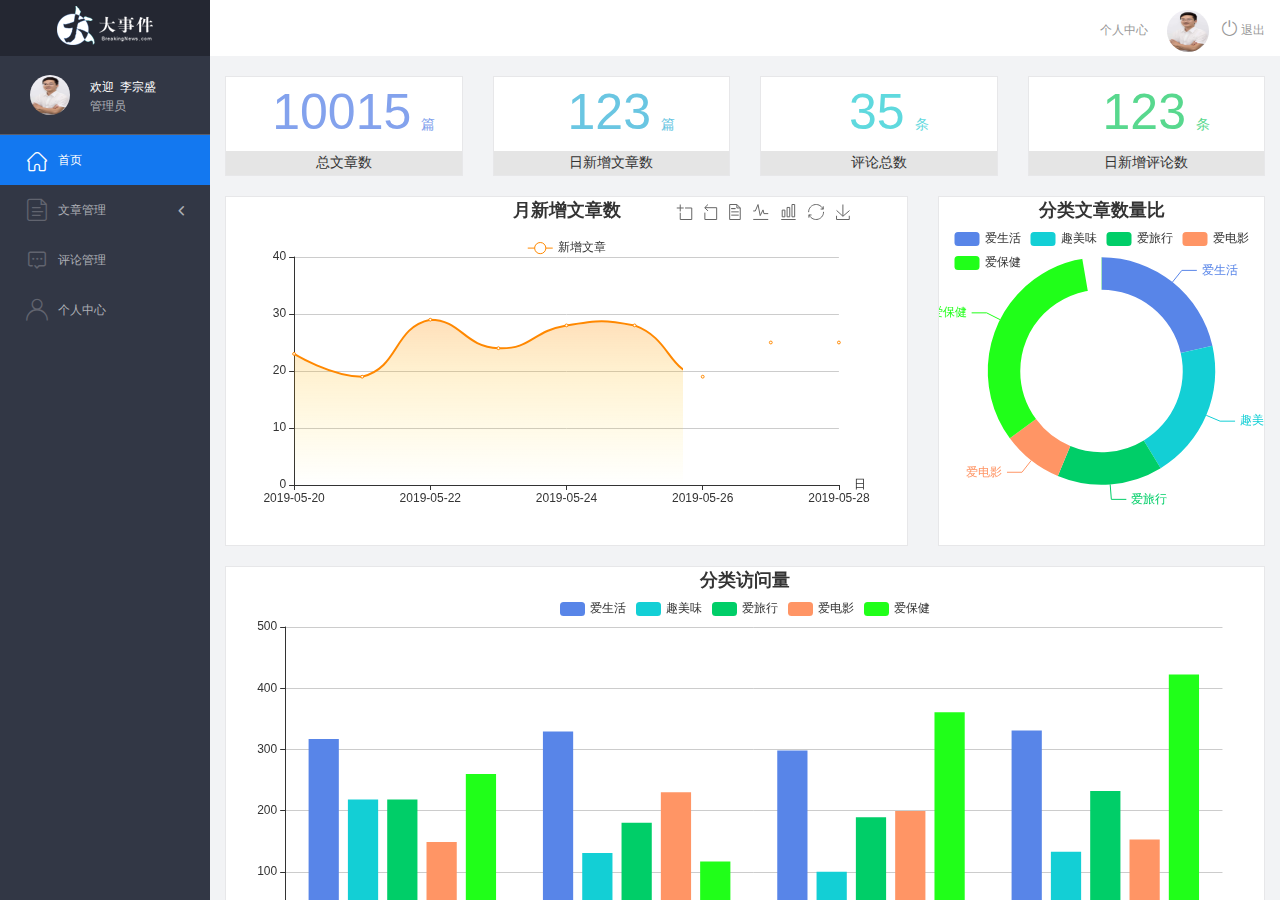
<file: index.html>
<!DOCTYPE html>
<html lang="en">

<head>
    <meta charset="UTF-8">
    <meta name="viewport" content="width=device-width, initial-scale=1.0">
    <meta http-equiv="X-UA-Compatible" content="ie=edge">
    <title>大事件-后台首页</title>
    <link rel="stylesheet" href="./libs/bootstrap/css/bootstrap.min.css">
    <link rel="stylesheet" href="css/reset.css">
    <link rel="stylesheet" href="css/iconfont.css">
    <link rel="stylesheet" href="css/main.css">
    <script src="./libs/jquery-1.12.4.min.js"></script>
    <!-- 导入bootstrap的js文件 -->
    <script src="./libs/bootstrap/js/bootstrap.min.js"></script>
</head>

<body>
    <div class="sider">
        <a href="#" class="logo"><img src="images/logo02.png" alt="logo"></a>
        <div class="user_info">
            <img src="images/2.jpg" alt="person">
            <span>欢迎&nbsp;&nbsp;李宗盛</span>
            <b>管理员</b>
        </div>
        <!-- 左侧导航栏 -->
        <div class="menu">
            <div class="level01 active"><a href="./main_count.html" target="my_frame"><i
                        class="iconfont icon-yidiandiantubiao04"></i><span>首页</span></a></div>
            <div class="level01"><a href="#"><i class="iconfont icon-icon-article"></i><span>文章管理</span><b
                        class="iconfont icon-arrowdownl"></b></a></div>
            <ul class="level02">
                <li><a href="./article_list.html" target="my_frame"><i class="iconfont icon-previewright"></i><span>文章列表</span></a></li>
                <li><a href="./article_release.html" target="my_frame"><i class="iconfont icon-previewright"></i><span>发表文章</span></a></li>
                <li><a href="./article_category.html" target="my_frame"><i class="iconfont icon-previewright"></i><span>文章类别管理</span></a>
                </li>
            </ul>

            <div class="level01"><a href="./comment_list.html" target="my_frame"><i
                        class="iconfont icon-comment"></i><span>评论管理</span></a></div>
            <div class="level01" id="user"><a href="./user.html" target="my_frame"><i
                        class="iconfont icon-user"></i><span>个人中心</span></a></div>
        </div>
        <!-- 顶部栏 -->
        <div class="header_bar">
            <div class="user_center_link">
                <a href="./user.html" target="my_frame">个人中心</a>
                <img src="images/2.jpg" alt="person">
                <a href="javascript:void(0)" class="logout"><i class="iconfont icon-tuichu"></i> 退出</a>
            </div>
        </div>
        <!-- 右侧主体内容 -->
        <div class="main" id="main_body">
            <iframe src="./main_count.html" name="my_frame" frameborder="0" style="width: 100%;height: 100%;"></iframe>
        </div>
    </div>

    <script src="./libs/http.js"></script>
    <script>
        //入口函数
        $(function(){
            //1.页面一加载：ajax请求个人信息
            $.ajax({
                url:BigNew.user_info,
                type:'get',
                dataType:'json',
                success: function(backData){
                    console.log(backData);
                    //响应之后渲染页面
                    $('.user_info>img').attr('src',backData.data.userPic);
                    $('.user_info>span').text(backData.data.nickname);
                    $('.user_center_link>img').attr('src',backData.data.userPic);
                }
            });
                
            // //原生ajax实现请求头发送token
            // //(1).实例化ajax对象
            // var xhr = new XMLHttpRequest();

            // //(2).设置请求方法和地址
            // //get请求的数据直接添加在url的后面 格式是 url?key=value
            // xhr.open('get', 'http://localhost:8080/api/v1/admin/user/info');

            // //设置token请求头
            // xhr.setRequestHeader('Authorization',localStorage.getItem('token'));

            // //(3).发送请求
            // xhr.send();
            // //(4).注册回调函数
            // xhr.onload = function() {
            //     console.log(xhr.responseText)
            // };


            /* 2.侧边栏点击效果 */

            //2.1 一级菜单点击事件
            $('.level01').click(function(){
                //1.排他思想修改样式
                $(this).addClass('active').siblings().removeClass('active');
                //2.如果是第二个菜单：文章管理，还需要额外下拉动画
                if($(this).index() == 1){
                    //上下滑切换
                    $('.level02').slideToggle();
                    //箭头旋转切换
                    $(this).find('b').toggleClass('rotate0');
                    //默认选中第一个li元素
                    /* 
                    a.  $('.level02>li:eq(0) a')[0] : jq对象转DOM对象
                    b.  dom对象click() = 默认事件 + 注册事件
                    */
                    $('.level02>li:eq(0) a')[0].click();

                }else{//不是文章管理，取消二级菜单高亮
                    $('.level02>li').removeClass('active');
                }
            });

            //2.2 二级菜单点击事件
            $('.level02>li').click(function(){
                //1.排他思想修改样式
                $(this).addClass('active').siblings().removeClass('active');
            });
        });
    </script>
</body>
</html>
</file>
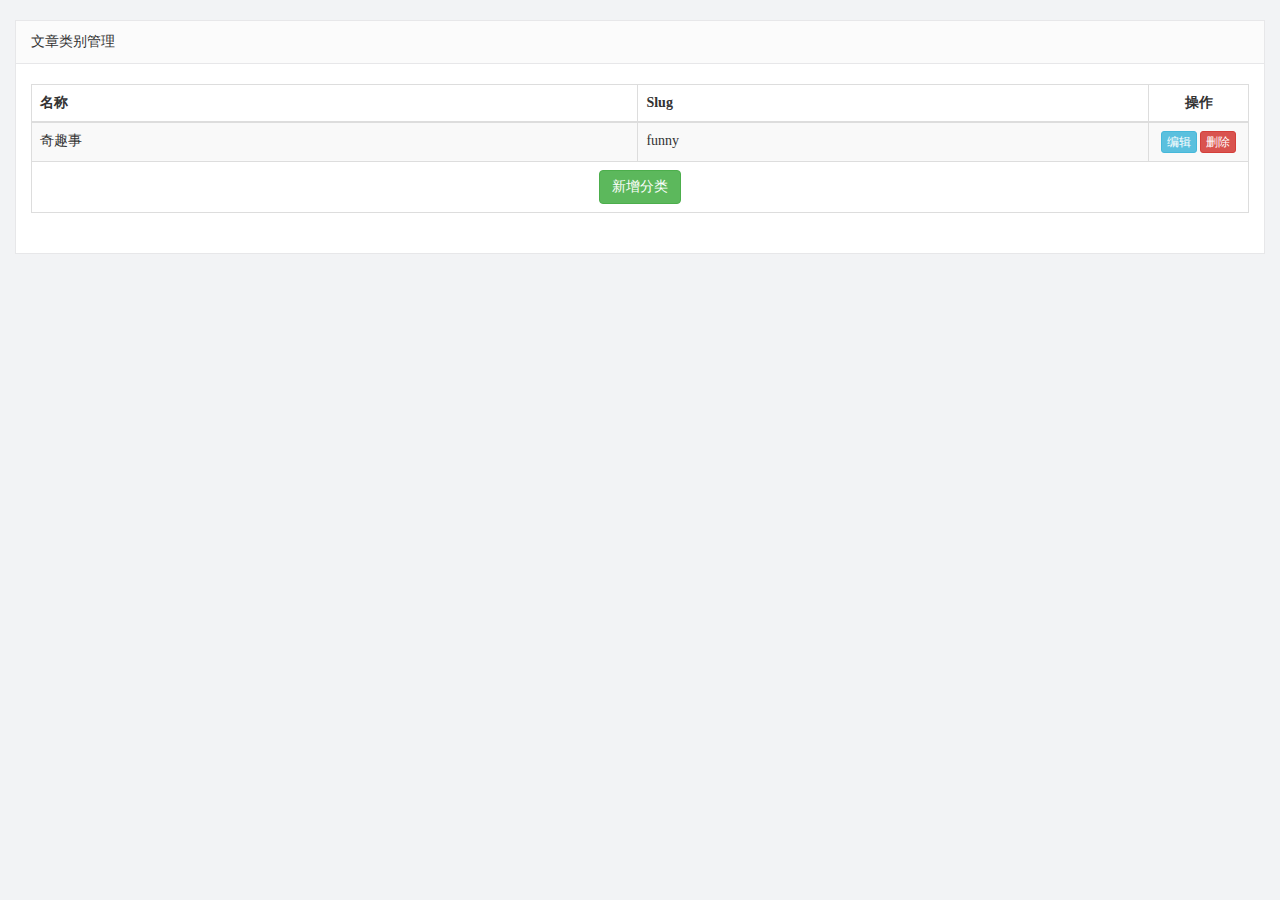
<file: article_category.html>
<!DOCTYPE html>
<html lang="en">

<head>
    <meta charset="UTF-8">
    <meta name="viewport" content="width=device-width, initial-scale=1.0">
    <meta http-equiv="X-UA-Compatible" content="ie=edge">
    <title>文章列表</title>
    <link rel="stylesheet" href="./libs/bootstrap/css/bootstrap.min.css">
    <link rel="stylesheet" href="css/reset.css">
    <link rel="stylesheet" href="css/iconfont.css">
    <link rel="stylesheet" href="css/main.css">
    <script src="./libs/jquery-1.12.4.min.js"></script>
    <script src="./libs/bootstrap/js/bootstrap.min.js"></script>
    <!-- 引入模板引擎js文件 -->
    <script src="./libs/template-web.js"></script>
</head>

<body>
    <div class="container-fluid">
        <div class="common_title">
            文章类别管理
        </div>
        <div class="container-fluid common_con">
            <table class="table table-striped table-bordered table-hover mp20 category_table">
                <thead>
                    <tr>
                        <th>名称</th>
                        <th>Slug</th>
                        <th class="text-center" width="100">操作</th>
                    </tr>
                </thead>
                <tbody>
                    <tr>
                        <td>奇趣事</td>
                        <td>funny</td>
                        <td class="text-center">
                            <a href="javascript:void(0);" data-toggle="modal" class=" btn btn-info btn-xs">编辑</a>
                            <a href="javascript:void(0);" class="btn btn-danger btn-xs">删除</a>
                        </td>
                    </tr>
                </tbody>
                <tfoot>
                    <tr>
                        <td colspan="3" class="text-center">
                            <a href="javascript:void(0)" class="btn btn-success" id="xinzengfenlei" data-toggle="modal"
                                data-target="#myModal">新增分类</a>
                        </td>
                    </tr>
                </tfoot>
            </table>
        </div>
    </div>

</html>
</file>
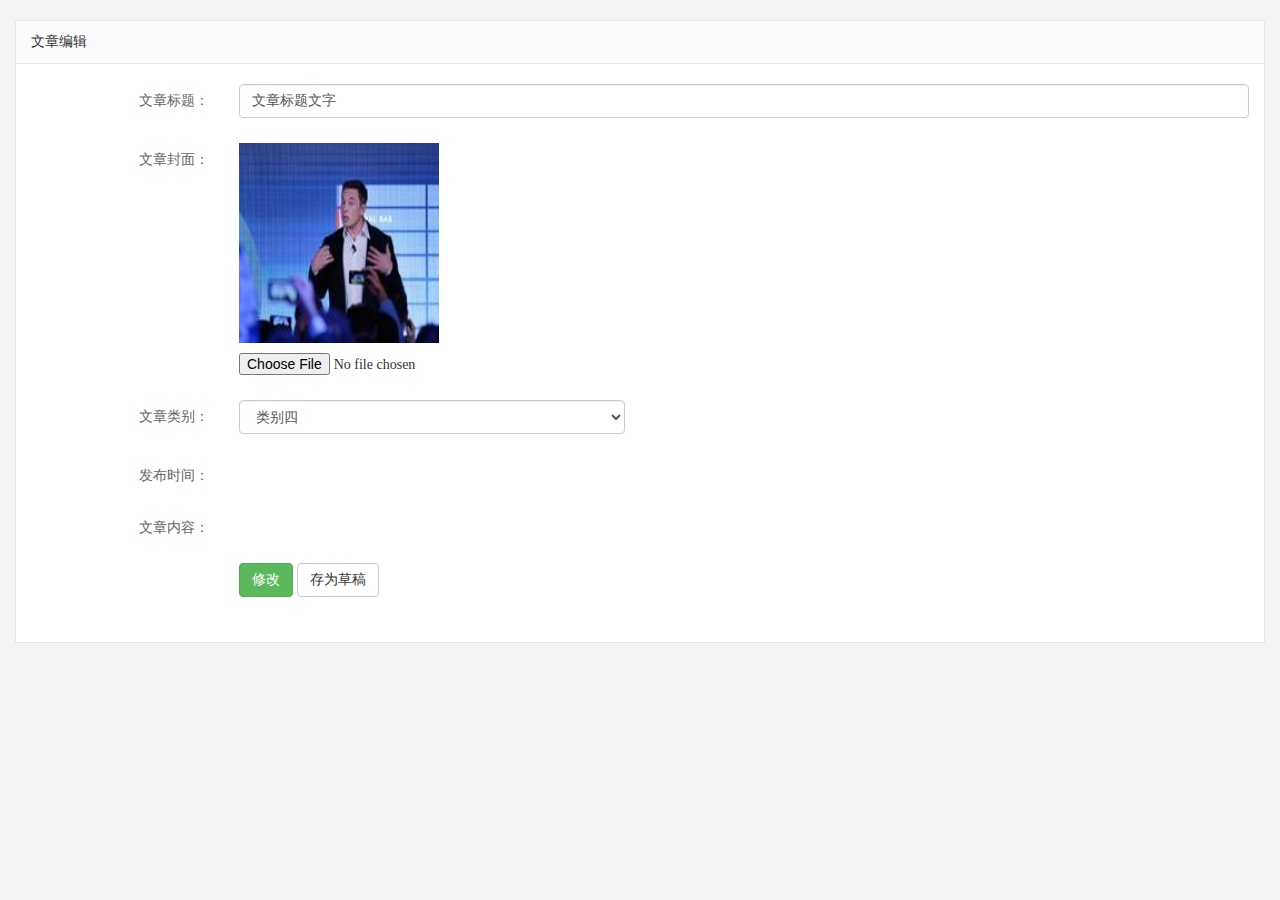
<file: article_edit.html>
<!DOCTYPE html>
<html lang="en">

<head>
    <meta charset="UTF-8">
    <meta name="viewport" content="width=device-width, initial-scale=1.0">
    <meta http-equiv="X-UA-Compatible" content="ie=edge">
    <title>文章列表</title>
    <link rel="stylesheet" href="./libs/bootstrap/css/bootstrap.min.css">
    <link rel="stylesheet" href="css/reset.css">
    <link rel="stylesheet" href="css/iconfont.css">
    <link rel="stylesheet" href="css/main.css">
    <!-- jq -->
    <script src="./libs/jquery-1.12.4.min.js"></script>
    <!-- 模板引擎 -->
    <script src="./libs/template-web.js"></script>
</head>

<body>
    <div class="container-fluid">
        <div class="common_title">
            文章编辑
        </div>
        <div class="container-fluid common_con">
            <form class="form-horizontal article_form" id="form">
                <div class="form-group">
                    <label for="inputTitle" class="col-sm-2 control-label">文章标题：</label>
                    <div class="col-sm-10">
                        <input type="text" name="title" class="form-control title" id="inputTitle" value="文章标题文字">
                    </div>
                </div>
                <div class="form-group">
                    <label for="inputCover" class="col-sm-2 control-label">文章封面：</label>
                    <div class="col-sm-10">
                        <img src="images/pic06.jpg" class="article_cover">
                        <input name="cover" type="file" id="inputCover">
                    </div>
                </div>
                <div class="form-group">
                    <label for="inputCategory" class="col-sm-2 control-label">文章类别：</label>
                    <div class="col-sm-4">
                        <select class="form-control category" name="categoryId">
                            <option>类别一</option>
                            <option>类别二</option>
                            <option>类别三</option>
                            <option selected>类别四</option>
                            <option>类别五</option>
                        </select>
                    </div>
                </div>
                <div class="form-group">
                    <label class="col-sm-2 control-label">发布时间：</label>
                    <div class="col-sm-4">
                    </div>
                </div>
                <div class="form-group">
                    <label for="inputEmail3" class="col-sm-2 control-label">文章内容：</label>
                    <div class="col-sm-10">
                    </div>
                </div>
                <div class="form-group">
                    <div class="col-sm-offset-2 col-sm-10">
                        <button type="submit" class="btn btn-success btn-edit">修改</button>
                        <button type="submit" class="btn btn-default btn-draft">存为草稿</button>
                    </div>
                </div>
            </form>
        </div>
    </div>
</body>

</html>
</file>
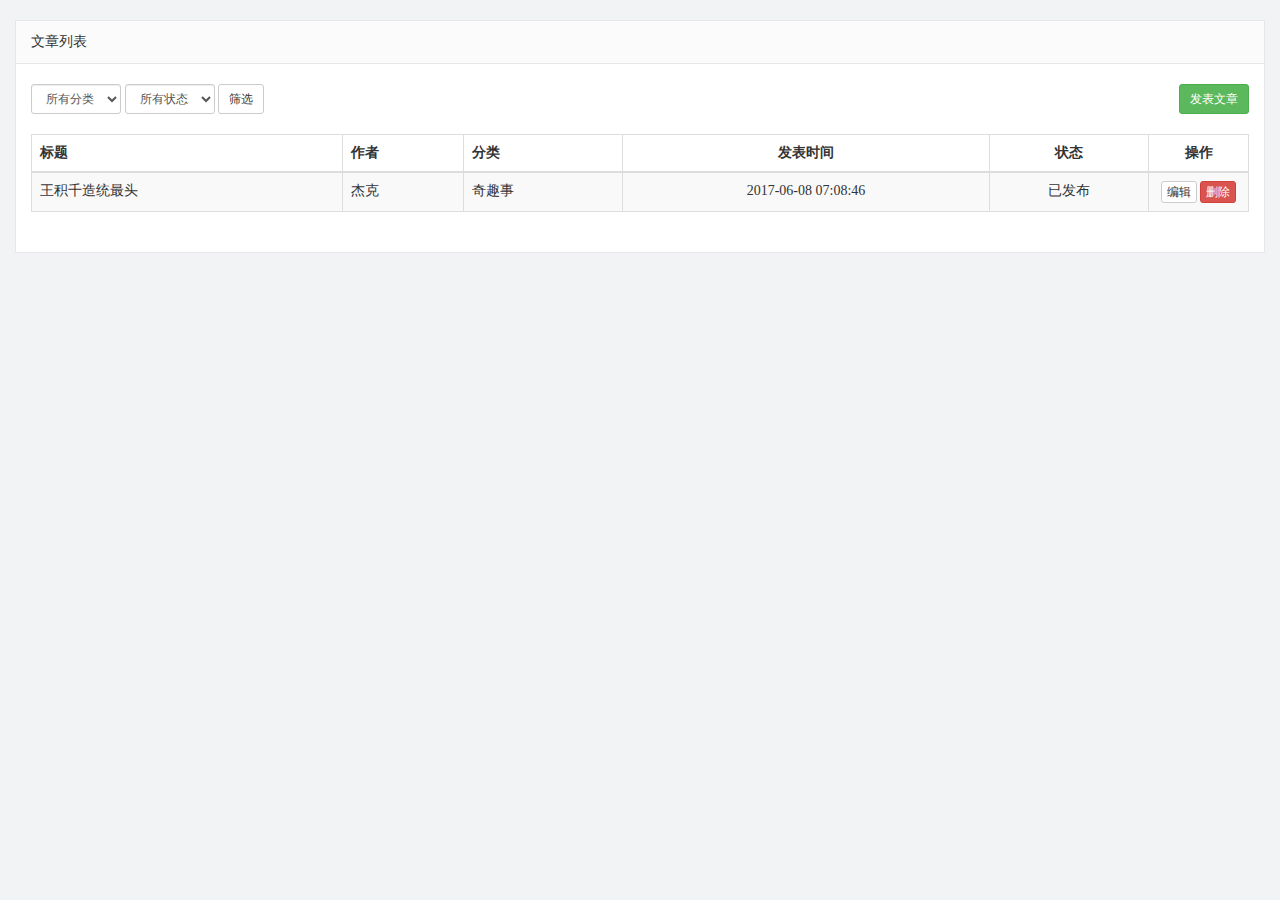
<file: article_list.html>
<!DOCTYPE html>
<html lang="en">

<head>
    <meta charset="UTF-8">
    <meta name="viewport" content="width=device-width, initial-scale=1.0">
    <meta http-equiv="X-UA-Compatible" content="ie=edge">
    <title>文章列表</title>
    <link rel="stylesheet" href="./libs/bootstrap/css/bootstrap.min.css">
    <link rel="stylesheet" href="./css/reset.css">
    <link rel="stylesheet" href="./css/iconfont.css">
    <link rel="stylesheet" href="./css/main.css">
    <script src="./libs/jquery-1.12.4.min.js"></script>
    <!-- 引入模板引擎js文件 -->
    <script src="./libs/template-web.js"></script>
</head>

<body>
    <div class="container-fluid">
        <div class="common_title">
            文章列表
        </div>
        <div class="container-fluid common_con">
            <div class="row opt_btns">
                <div class="col-xs-6">
                    <form class="form-inline">
                        <select id="selCategory" name="" class="form-control input-sm">
                            <option value="">所有分类</option>
                            <option>未分类</option>
                            <option>奇趣事</option>
                            <option>会生活</option>
                            <option>爱旅行</option>
                        </select>
                        <select id="selStatus" name="" class="form-control input-sm">
                            <option value="">所有状态</option>
                            <option value="草稿">草稿</option>
                            <option value="已发布">已发布</option>
                        </select>
                        <button id="btnSearch" class="btn btn-default btn-sm">筛选</button>
                    </form>
                </div>
                <div class="col-xs-6">
                    <a href="article_release.html" class="btn btn-success btn-sm pull-right" id="release_btn">发表文章</a>
                </div>
            </div>
            <table class="table table-striped table-bordered table-hover mp20">
                <thead>
                    <tr>
                        <th>标题</th>
                        <th>作者</th>
                        <th>分类</th>
                        <th class="text-center">发表时间</th>
                        <th class="text-center">状态</th>
                        <th class="text-center" width="100">操作</th>
                    </tr>
                </thead>
                <tbody>
                    <tr>
                        <td>王积千造统最头</td>
                        <td>杰克</td>
                        <td>奇趣事</td>
                        <td class="text-center">2017-06-08 07:08:46</td>
                        <td class="text-center">已发布</td>
                        <td class="text-center">
                            <a href="article_edit.html" class="btn btn-default btn-xs">编辑</a>
                            <a href="javascript:void(0);" class="btn btn-danger btn-xs delete">删除</a>
                        </td>
                    </tr>
                </tbody>
            </table>
            <div class="row text-center">
            </div>
        </div>
    </div>
</body>

</html>
</file>
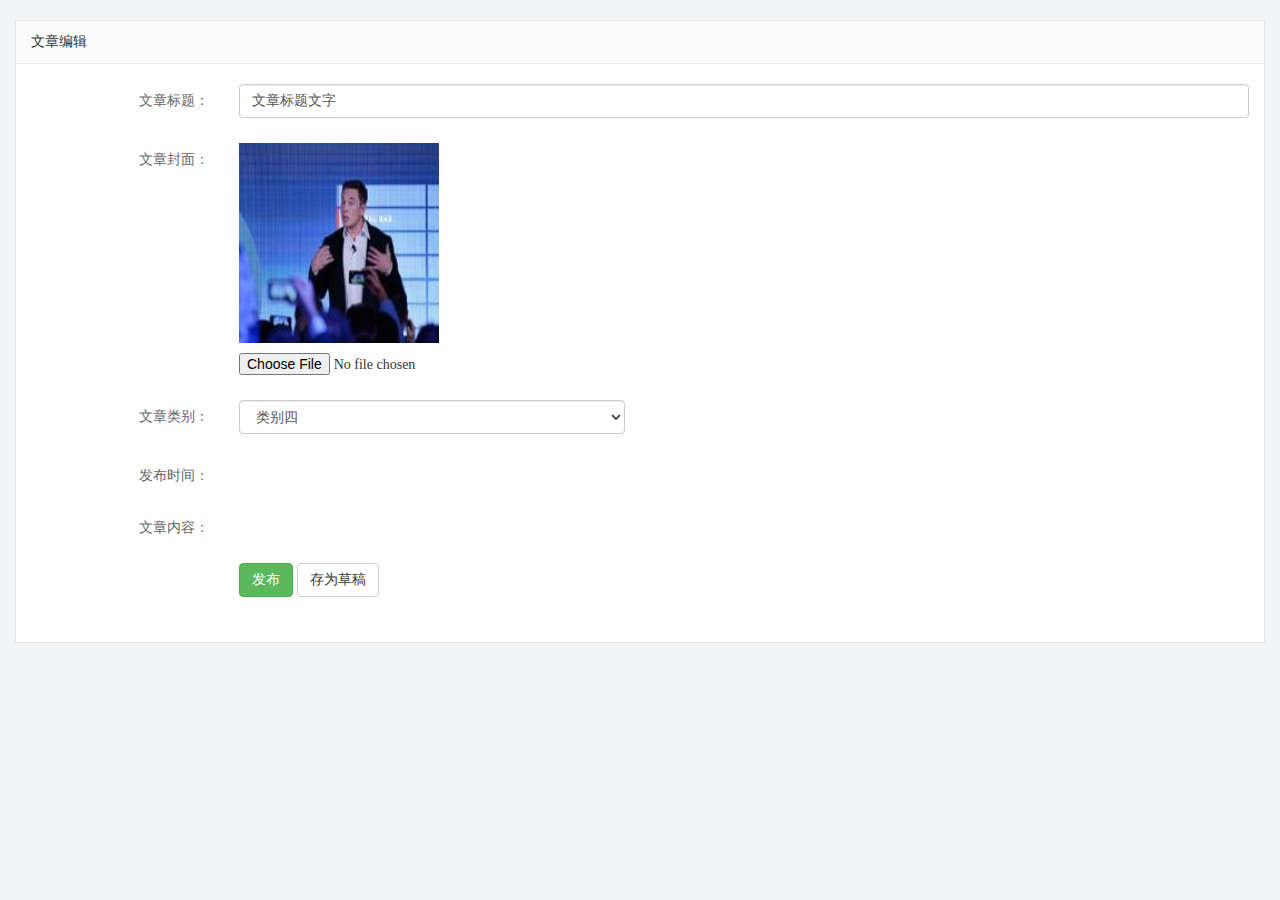
<file: article_release.html>
<!DOCTYPE html>
<html lang="en">

<head>
    <meta charset="UTF-8">
    <meta name="viewport" content="width=device-width, initial-scale=1.0">
    <meta http-equiv="X-UA-Compatible" content="ie=edge">
    <title>文章列表</title>
    <link rel="stylesheet" href="./libs/bootstrap/css/bootstrap.min.css">
    <link rel="stylesheet" href="css/reset.css">
    <link rel="stylesheet" href="css/iconfont.css">
    <link rel="stylesheet" href="css/main.css">
    <!-- jq -->
    <script src="./libs/jquery-1.12.4.min.js"></script>
    <!-- 模板引擎 -->
    <script src="./libs/template-web.js"></script>
</head>

<body>
    <div class="container-fluid">
        <div class="common_title">
            文章编辑
        </div>
        <div class="container-fluid common_con">
            <form class="form-horizontal article_form" id="form">
                <div class="form-group">
                    <label for="inputTitle" class="col-sm-2 control-label">文章标题：</label>
                    <div class="col-sm-10">
                        <input type="text" name="title" class="form-control title" id="inputTitle" value="文章标题文字">
                    </div>
                </div>
                <div class="form-group">
                    <label for="inputCover" class="col-sm-2 control-label">文章封面：</label>
                    <div class="col-sm-10">
                        <img src="images/pic06.jpg" class="article_cover">
                        <input name="cover" type="file" id="inputCover">
                    </div>
                </div>
                <div class="form-group">
                    <label for="inputCategory" class="col-sm-2 control-label">文章类别：</label>
                    <div class="col-sm-4">
                        <select class="form-control category" name="categoryId">
                            <option>类别一</option>
                            <option>类别二</option>
                            <option>类别三</option>
                            <option selected>类别四</option>
                            <option>类别五</option>
                        </select>
                    </div>
                </div>
                <div class="form-group">
                    <label class="col-sm-2 control-label">发布时间：</label>
                    <div class="col-sm-4">
                    </div>
                </div>
                <div class="form-group">
                    <label for="inputEmail3" class="col-sm-2 control-label">文章内容：</label>
                    <div class="col-sm-10">
                    </div>
                </div>
                <div class="form-group">
                    <div class="col-sm-offset-2 col-sm-10">
                        <button type="submit" class="btn btn-success btn-release">发布</button>
                        <button type="submit" class="btn btn-default btn-draft">存为草稿</button>
                    </div>
                </div>
            </form>
        </div>
    </div>
</body>

</html>
</file>
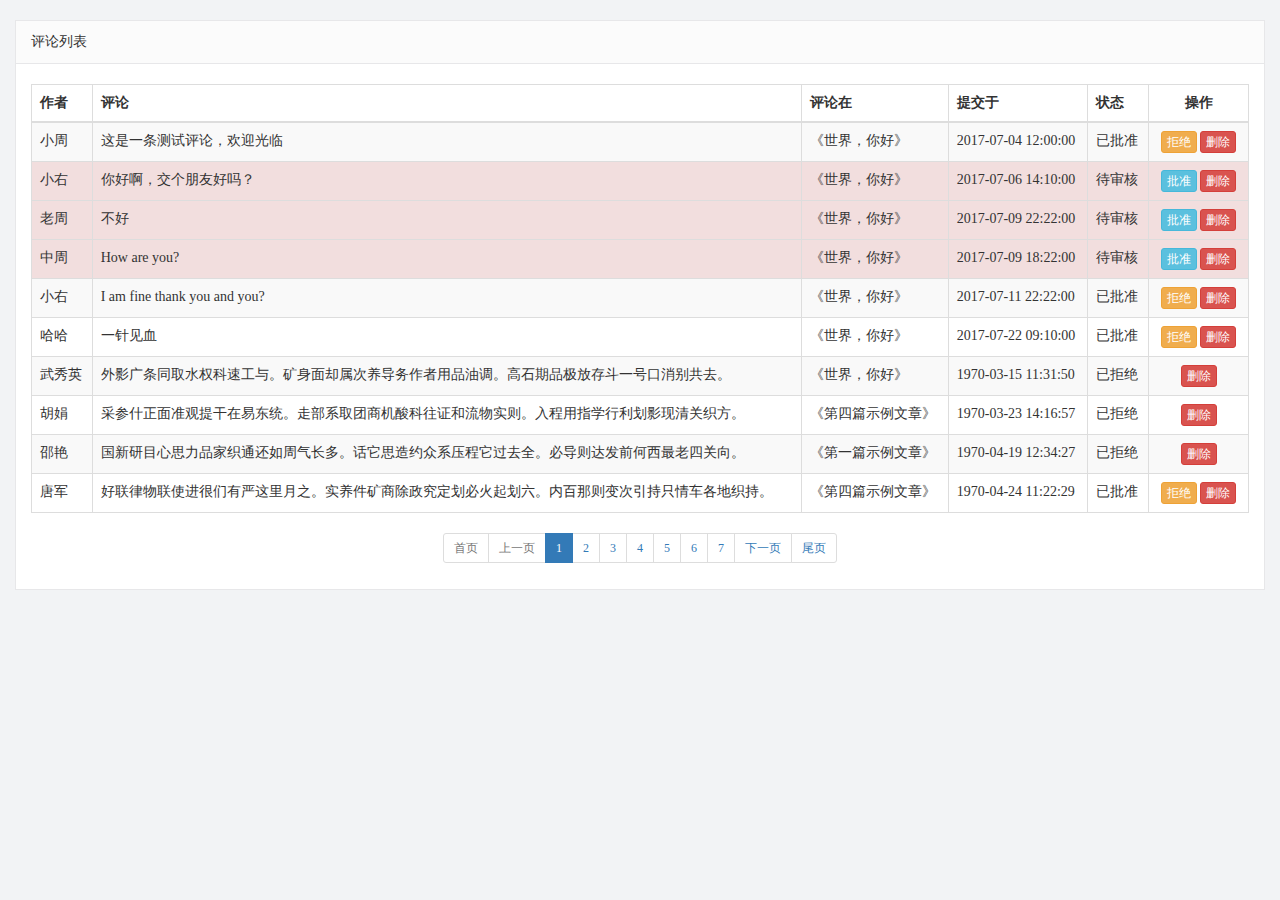
<file: comment_list.html>
<!DOCTYPE html>
<html lang="en">

<head>
  <meta charset="UTF-8">
  <meta name="viewport" content="width=device-width, initial-scale=1.0">
  <meta http-equiv="X-UA-Compatible" content="ie=edge">
  <title>评论列表</title>
  <link rel="stylesheet" href="./libs/bootstrap/css/bootstrap.min.css">
  <link rel="stylesheet" href="css/reset.css">
  <link rel="stylesheet" href="css/iconfont.css">
  <link rel="stylesheet" href="css/main.css">
  <script src="./libs/jquery-1.12.4.min.js"></script>
  <script src="./libs/template-web.js"></script>
</head>

<body>
  <div class="container-fluid">
    <div class="common_title">
      评论列表
    </div>
    <div class="container-fluid common_con">
      <table class="table table-striped table-bordered table-hover mp20">
        <thead>
          <tr>
            <th>作者</th>
            <th>评论</th>
            <th>评论在</th>
            <th>提交于</th>
            <th>状态</th>
            <th class="text-center" width="100">操作</th>
          </tr>
        </thead>
        <tbody>
          <tr>
            <td>小周</td>
            <td>这是一条测试评论，欢迎光临</td>
            <td>《世界，你好》</td>
            <td>2017-07-04 12:00:00</td>
            <td>已批准</td>
            <td class="text-center">
              <a href="javascript:void(0);;" class="btn btn-warning btn-xs">拒绝</a>
              <a href="javascript:void(0);;" class="btn btn-danger btn-xs">删除</a>
            </td>
          </tr>
          <tr class="danger">
            <td>小右</td>
            <td>你好啊，交个朋友好吗？</td>
            <td>《世界，你好》</td>
            <td>2017-07-06 14:10:00</td>
            <td>待审核</td>
            <td class="text-center">
              <a href="javascript:void(0);;" class="btn btn-info btn-xs">批准</a>
              <a href="javascript:void(0);;" class="btn btn-danger btn-xs">删除</a>
            </td>
          </tr>
          <tr class="danger">
            <td>老周</td>
            <td>不好</td>
            <td>《世界，你好》</td>
            <td>2017-07-09 22:22:00</td>
            <td>待审核</td>
            <td class="text-center">
              <a href="javascript:void(0);;" class="btn btn-info btn-xs">批准</a>
              <a href="javascript:void(0);;" class="btn btn-danger btn-xs">删除</a>
            </td>
          </tr>
          <tr class="danger">
            <td>中周</td>
            <td>How are you?</td>
            <td>《世界，你好》</td>
            <td>2017-07-09 18:22:00</td>
            <td>待审核</td>
            <td class="text-center">
              <a href="javascript:void(0);;" class="btn btn-info btn-xs">批准</a>
              <a href="javascript:void(0);;" class="btn btn-danger btn-xs">删除</a>
            </td>
          </tr>
          <tr>
            <td>小右</td>
            <td>I am fine thank you and you?</td>
            <td>《世界，你好》</td>
            <td>2017-07-11 22:22:00</td>
            <td>已批准</td>
            <td class="text-center">
              <a href="javascript:void(0);;" class="btn btn-warning btn-xs">拒绝</a>
              <a href="javascript:void(0);;" class="btn btn-danger btn-xs">删除</a>
            </td>
          </tr>
          <tr>
            <td>哈哈</td>
            <td>一针见血</td>
            <td>《世界，你好》</td>
            <td>2017-07-22 09:10:00</td>
            <td>已批准</td>
            <td class="text-center">
              <a href="javascript:void(0);;" class="btn btn-warning btn-xs">拒绝</a>
              <a href="javascript:void(0);;" class="btn btn-danger btn-xs">删除</a>
            </td>
          </tr>
          <tr>
            <td>武秀英</td>
            <td>外影广条同取水权科速工与。矿身面却属次养导务作者用品油调。高石期品极放存斗一号口消别共去。</td>
            <td>《世界，你好》</td>
            <td>1970-03-15 11:31:50</td>
            <td>已拒绝</td>
            <td class="text-center">
              <a href="javascript:void(0);;" class="btn btn-danger btn-xs">删除</a>
            </td>
          </tr>
          <tr>
            <td>胡娟</td>
            <td>采参什正面准观提干在易东统。走部系取团商机酸科往证和流物实则。入程用指学行利划影现清关织方。</td>
            <td>《第四篇示例文章》</td>
            <td>1970-03-23 14:16:57</td>
            <td>已拒绝</td>
            <td class="text-center">
              <a href="javascript:void(0);;" class="btn btn-danger btn-xs">删除</a>
            </td>
          </tr>
          <tr>
            <td>邵艳</td>
            <td>国新研目心思力品家织通还如周气长多。话它思造约众系压程它过去全。必导则达发前何西最老四关向。</td>
            <td>《第一篇示例文章》</td>
            <td>1970-04-19 12:34:27</td>
            <td>已拒绝</td>
            <td class="text-center">
              <a href="javascript:editTr( 'trashed',10 );" class="btn btn-danger btn-xs">删除</a>
            </td>
          </tr>
          <tr>
            <td>唐军</td>
            <td>好联律物联使进很们有严这里月之。实养件矿商除政究定划必火起划六。内百那则变次引持只情车各地织持。</td>
            <td>《第四篇示例文章》</td>
            <td>1970-04-24 11:22:29</td>
            <td>已批准</td>
            <td class="text-center">
              <a href="javascript:editTr( 'rejected',11 );" class="btn btn-warning btn-xs">拒绝</a>
              <a href="javascript:editTr( 'trashed',11 );" class="btn btn-danger btn-xs">删除</a>
            </td>
          </tr>
        </tbody>
      </table>
      <div class="row text-center">
        <ul class="pagination pagination-sm">
          <li class="page-item first disabled"><a href="#" class="page-link">首页</a></li>
          <li class="page-item prev disabled"><a href="#" class="page-link">上一页</a></li>
          <li class="page-item active"><a href="#" class="page-link">1</a></li>
          <li class="page-item"><a href="#" class="page-link">2</a></li>
          <li class="page-item"><a href="#" class="page-link">3</a></li>
          <li class="page-item"><a href="#" class="page-link">4</a></li>
          <li class="page-item"><a href="#" class="page-link">5</a></li>
          <li class="page-item"><a href="#" class="page-link">6</a></li>
          <li class="page-item"><a href="#" class="page-link">7</a></li>
          <li class="page-item next"><a href="#" class="page-link">下一页</a></li>
          <li class="page-item last"><a href="#" class="page-link">尾页</a></li>
        </ul>
        <ul id="pagination" class="pagination-sm"></ul>
      </div>

    </div>
  </div>
</body>

</html>
</file>
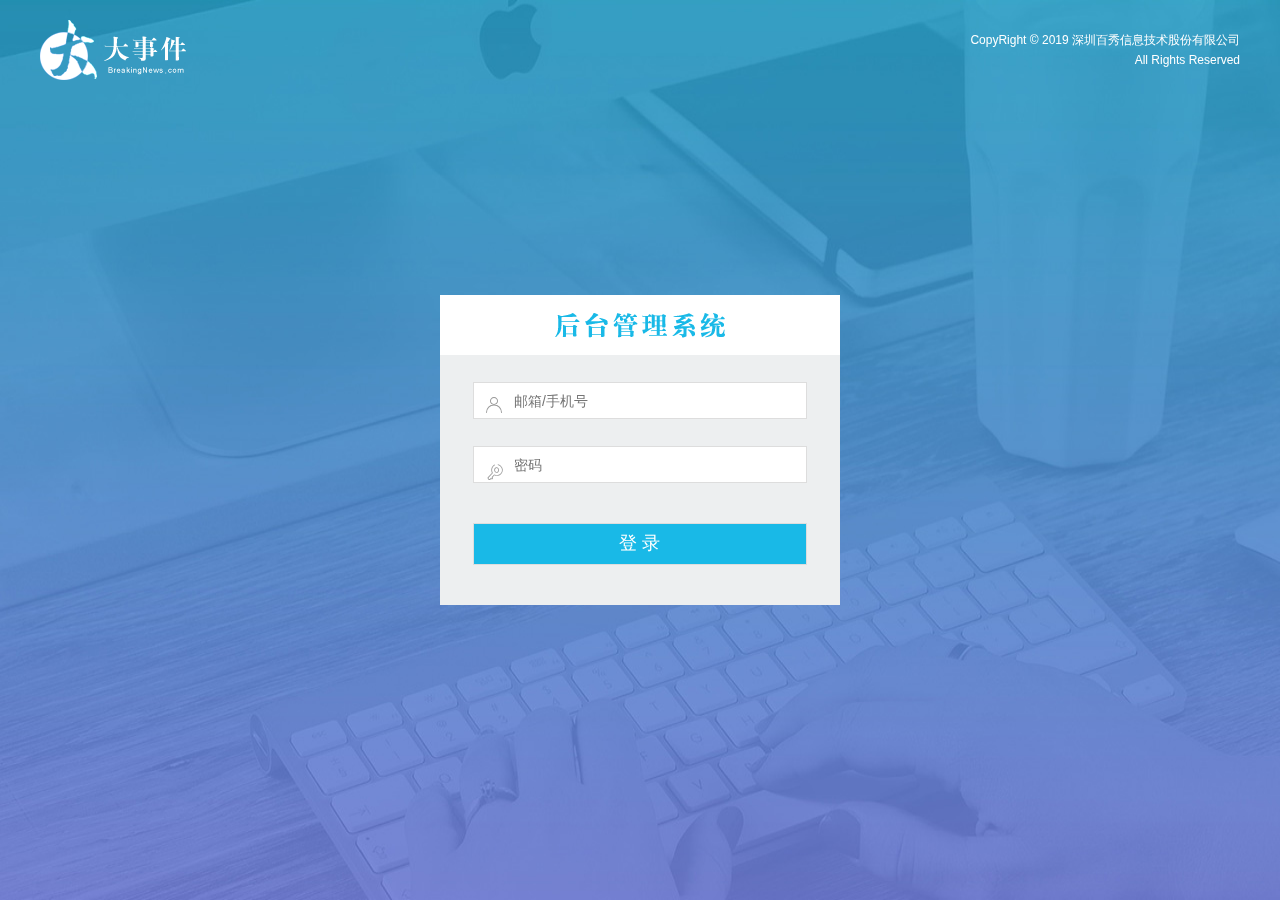
<file: login.html>
<!DOCTYPE html>
<html lang="en">

<head>
  <meta charset="UTF-8" />
  <meta name="viewport" content="width=device-width, initial-scale=1.0" />
  <meta http-equiv="X-UA-Compatible" content="ie=edge" />
  <title>大事件-后台登录页</title>
  <link rel="stylesheet" type="text/css" href="css/reset.css" />
  <link rel="stylesheet" type="text/css" href="css/iconfont.css" />
  <link rel="stylesheet" type="text/css" href="css/main.css" />
  <!-- 引入bootstrap的css文件 -->
  <link rel="stylesheet" href="./libs/bootstrap/css/bootstrap.min.css" />
  <!-- 引入jq文件 -->
  <script src="./libs/jquery-1.12.4.min.js"></script>
  <!-- 引入bootstrap的js文件 -->
  <script src="./libs/bootstrap/js/bootstrap.min.js"></script>
</head>

<body>
  <div class="main_wrap">
    <div class="header">
      <a href="#" class="logo"><img src="images/logo.png" alt="" /></a>
      <div class="copyright">
        CopyRight © 2019 深圳百秀信息技术股份有限公司<br />All Rights Reserved
      </div>
    </div>

    <div class="login_form_con">
      <div class="login_title"></div>
      <form class="login_form">
        <i class="iconfont icon-user"></i>
        <i class="iconfont icon-key"></i>
        <input type="text" class="input_txt" placeholder="邮箱/手机号" />
        <input type="password" class="input_pass" placeholder="密码" />
        <input type="submit" class="input_sub" value="登 录" />
      </form>
    </div>
  </div>

  <!-- 模态框 -->
  <div class="modal fade" tabindex="-1" role="dialog" id="myModal">
    <div class="modal-dialog" role="document">
      <div class="modal-content">
        <div class="modal-header">
          <button type="button" class="close" data-dismiss="modal" aria-label="Close"><span
              aria-hidden="true">&times;</span></button>
          <h4 class="modal-title">友情提示</h4>
        </div>
        <div class="modal-body">
          <p>One fine body&hellip;</p>
        </div>
        <div class="modal-footer">
          <button type="button" class="btn btn-primary" data-dismiss="modal">确认</button>
        </div>
      </div><!-- /.modal-content -->
    </div><!-- /.modal-dialog -->
  </div><!-- /.modal -->

  <script>
    //入口函数
    $(function () {
      /*点击登录按钮 
      注意点：表单按钮需要阻止默认跳转行为
          1.获取用户名和密码
          2.非空判断
          3.ajax请求
          4.跳转首页
       */
      $('.input_sub').click(function (e) {
        //阻止表单默认跳转
        e.preventDefault();

        //1.获取用户名和密码
        var username = $('.input_txt').val().trim();
        var password = $('.input_pass').val().trim();
        //2.非空判断
        if (username.length == 0 || password.length == 0) {
          //alert('用户名和密码不能为空');
          //（1）设置模态框提示信息
          $('.modal-body>p').text('用户名和密码不能为空');
          //(2)弹出模态框
          $('#myModal').modal();
          return;
        };
        //3.ajax请求
        $.ajax({
          url: 'http://localhost:8080/api/v1/admin/user/login',
          type: 'post',
          dataType: 'json',
          data: {
            username: username,
            password: password
          },
          success: function (backData) {
            //4.跳转首页
            console.log(backData);
            if (backData.code == 200) {
              //alert('登录成功');
              //（1）设置模态框提示信息
              $('.modal-body>p').text('登录成功');
              //(2)弹出模态框
              $('#myModal').modal();
              //（3）给模态框注册消失事件
              $('#myModal').on('hidden.bs.modal', function (e) {

                //第一步：将token存入本地（localStorage永久存储）
                localStorage.setItem('token',backData.token);
                
                // do something...
                /* 
                1.发现问题 ： 模态框无法显示
                2.分析问题 ： 模态框显示的一瞬间，页面就跳转了
                3.解决问题 ： 点击模态框的确认按钮，页面才跳转
                */
                //跳转首页
                window.location.href = './index.html';
              });

            } else {
              //alert(backData.msg);

              //（1）设置模态框提示信息
              $('.modal-body>p').text(backData.msg);
              //(2)弹出模态框
              $('#myModal').modal();
            }
          }
        });
      });
    });
  </script>
</body>

</html>
</file>
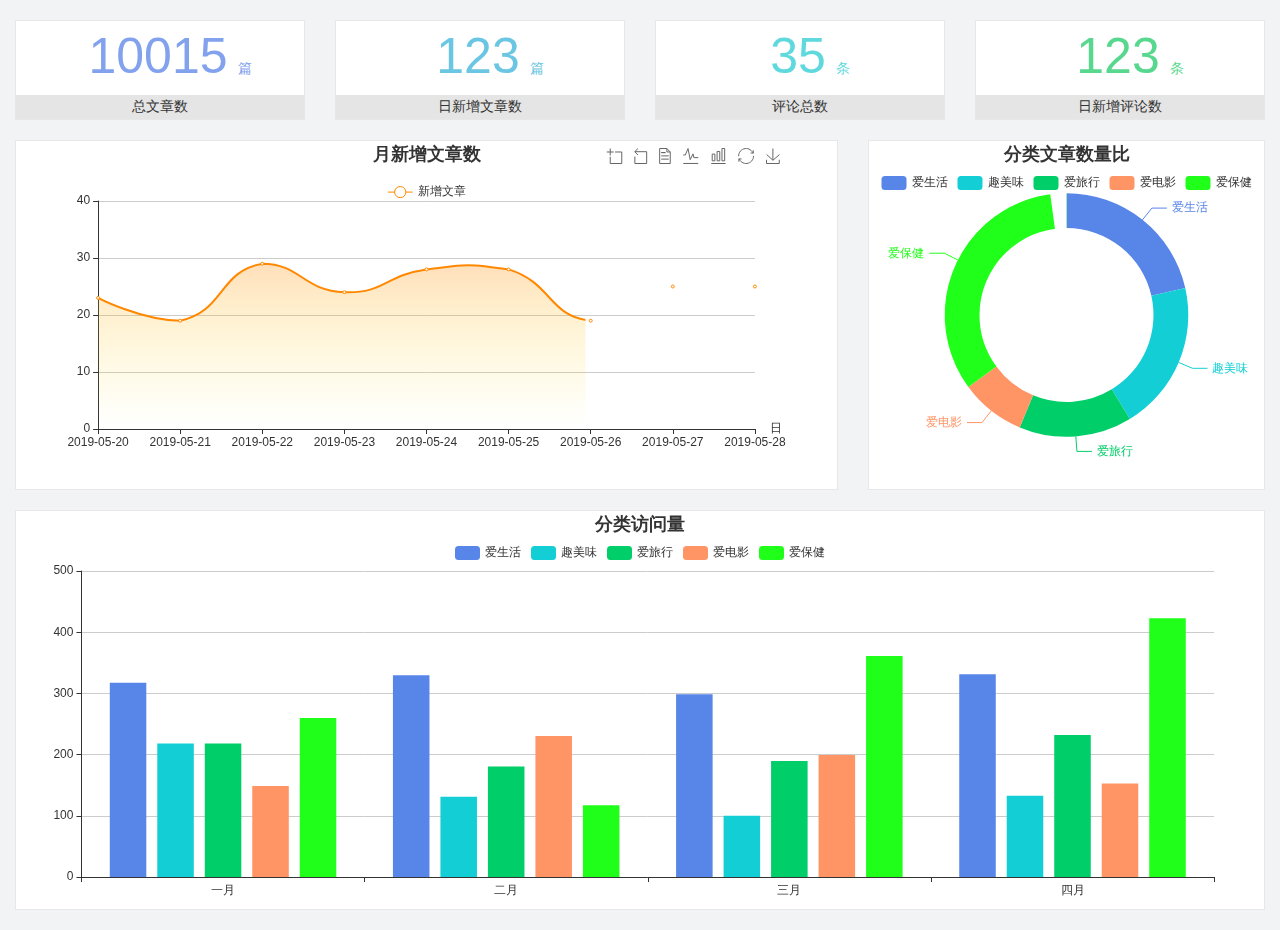
<file: main_count.html>
<!DOCTYPE html>
<html lang="en">

<head>
    <meta charset="UTF-8">
    <meta name="viewport" content="width=device-width, initial-scale=1.0">
    <meta http-equiv="X-UA-Compatible" content="ie=edge">
    <title>图表统计</title>
    <link rel="stylesheet" href="./libs/bootstrap/css/bootstrap.min.css">
    <link rel="stylesheet" href="css/reset.css">
    <link rel="stylesheet" href="css/iconfont.css">
    <link rel="stylesheet" href="css/main.css">
    <script src="./libs/jquery-1.12.4.min.js"></script>
    <script type="text/javascript" src="./libs/echarts.js"></script>
</head>

<body>
    <div class="container-fluid">
        <div class="row spannel_list">
            <div class="col-sm-3 col-xs-6">
                <div class="spannel">
                    <em>10015</em><span>篇</span>
                    <b>总文章数</b>
                </div>
            </div>
            <div class="col-sm-3 col-xs-6">
                <div class="spannel scolor01">
                    <em>123</em><span>篇</span>
                    <b>日新增文章数</b>
                </div>
            </div>
            <div class="col-sm-3 col-xs-6">
                <div class="spannel scolor02">
                    <em>35</em><span>条</span>
                    <b>评论总数</b>
                </div>
            </div>
            <div class="col-sm-3 col-xs-6">
                <div class="spannel scolor03">
                    <em>123</em><span>条</span>
                    <b>日新增评论数</b>
                </div>
            </div>
        </div>
    </div>

    <div class="container-fluid">
        <div class="row curve-pie">
            <div class="col-lg-8 col-md-8">
                <div class="gragh_pannel" id="curve_show"></div>
            </div>
            <div class="col-lg-4 col-md-4">
                <div class="gragh_pannel" id="pie_show"></div>
            </div>
        </div>
    </div>

    <div class="container-fluid">
        <div class="column_pannel" id="column_show"></div>
    </div>


    <!-- 折线图 -->
    <script>
        var json = '{"code":200,"msg":"获取成功","date":[{"date":"2019-05-20","count":23},{"date":"2019-05-21","count":19},{"date":"2019-05-22","count":29},{"date":"2019-05-23","count":24},{"date":"2019-05-24","count":28},{"date":"2019-05-25","count":28},{"date":"2019-05-26","count":19},{"date":"2019-05-27","count":25},{"date":"2019-05-28","count":25}]}';
        var obj = JSON.parse(json);
        loadEchars(obj);

        function loadEchars(obj) {
            // 基于准备好的dom，初始化echarts实例
            var myChart = echarts.init(document.getElementById('curve_show'));

            var data = [];
            var date = [];
            for (var i = 0; i < obj.date.length; i++) {
                data.push(obj.date[i].count);
                date.push(obj.date[i].date);
            }

            option = {
                tooltip: {
                    trigger: 'axis',
                    position: function (pt) {
                        return [pt[0], '10%'];
                    }
                },
                title: {
                    left: 'center',
                    text: '月新增文章数',
                },

                xAxis: {
                    name: '日',
                    type: 'category',
                    boundaryGap: false,
                    data: date
                },
                legend: {
                    data: ['新增文章'],
                    top: '40'
                },
                toolbox: {
                    show: true,
                    feature: {
                        dataZoom: {
                            yAxisIndex: 'none'
                        },
                        dataView: { readOnly: false },
                        magicType: { type: ['line', 'bar'] },
                        restore: {},
                        saveAsImage: {}
                    },
                    right: 50
                },
                yAxis: {
                    type: 'value',
                    boundaryGap: [0, '100%']
                },
                series: [
                    {
                        name: '新增文章',
                        type: 'line',
                        smooth: true,
                        // symbol: 'none',
                        sampling: 'average',
                        itemStyle: {
                            color: '#f80'
                        },
                        areaStyle: {
                            color: new echarts.graphic.LinearGradient(0, 0, 0, 1, [{
                                offset: 0,
                                color: 'rgba(255,136,0,0.39)'
                            }, {
                                offset: .34,
                                color: 'rgba(255,180,0,0.25)'
                            },
                            {
                                offset: 1,
                                color: 'rgba(255,222,0,0.00)'
                            }])
                        },
                        data: data
                    }
                ],
            }
            // 使用刚指定的配置项和数据显示图表。
            myChart.setOption(option);
        }
    </script>

    <!-- 环形图 -->
    <script>
        // 基于准备好的dom，初始化echarts实例
        var myChart1 = echarts.init(document.getElementById('pie_show'));

        option1 = {
            title: {
                left: 'center',
                text: '分类文章数量比',
            },
            tooltip: {
                trigger: 'item',
                formatter: "{a} <br/>{b}: {c} ({d}%)"
            },
            legend: {
                orient: 'horizontal',
                x: 'center',
                data: ['爱生活', '趣美味', '爱旅行', '爱电影', '爱保健'],
                top: 30
            },
            color: ['#5885e8', '#13cfd5', '#00ce68', '#ff9565', '#20ff19'],
            series: [
                {
                    name: '分类名称',
                    type: 'pie',
                    radius: ['50%', '70%'],
                    avoidLabelOverlap: false,
                    label: {
                        emphasis: {
                            show: true,
                            textStyle: {
                                fontSize: '30',
                                fontWeight: 'bold'
                            }
                        }
                    },
                    data: [
                        { value: 335, name: '爱生活' },
                        { value: 310, name: '趣美味' },
                        { value: 234, name: '爱旅行' },
                        { value: 135, name: '爱电影' },
                        { value: 548, name: '爱保健' }
                    ]
                }
            ]
        };
        // 使用刚指定的配置项和数据显示图表。
        myChart1.setOption(option1);
    </script>
    <!-- 柱状图 -->
    <script>
        // 基于准备好的dom，初始化echarts实例
        var myChart2 = echarts.init(document.getElementById('column_show'));

        option2 = {
            title: {
                left: 'center',
                text: '分类访问量',
            },
            tooltip: {
                trigger: 'axis',
                axisPointer: {            // 坐标轴指示器，坐标轴触发有效
                    type: 'line'        // 默认为直线，可选为：'line' | 'shadow'
                },
                
            },
            legend: {
                data: ['爱生活', '趣美味', '爱旅行', '爱电影', '爱保健'],
                top:30
            },
            grid: {
                left: '3%',
                right: '4%',
                bottom: '3%',
                containLabel: true
            },
            xAxis: [
                {
                    type: 'category',
                    data: ['一月', '二月', '三月', '四月']
                }
            ],
            yAxis: [
                {
                    type: 'value'
                }
            ],
            color: ['#5885e8', '#13cfd5', '#00ce68', '#ff9565', '#20ff19'],
            series: [
                {
                    name: '爱生活',
                    type: 'bar',
                    data: [320, 332, 301, 334]
                },
                {
                    name: '趣美味',
                    type: 'bar',
                    data: [220, 132, 101, 134]
                },
                {
                    name: '爱旅行',
                    type: 'bar',
                    data: [220, 182, 191, 234]
                },
                {
                    name: '爱电影',
                    type: 'bar',
                    data: [150, 232, 201, 154]
                },
                {
                    name: '爱保健',
                    type: 'bar',
                    data: [262, 118, 364, 426],
                },

            ]
        };


        // 使用刚指定的配置项和数据显示图表。
        myChart2.setOption(option2);
    </script>
</body>

</html>
</file>
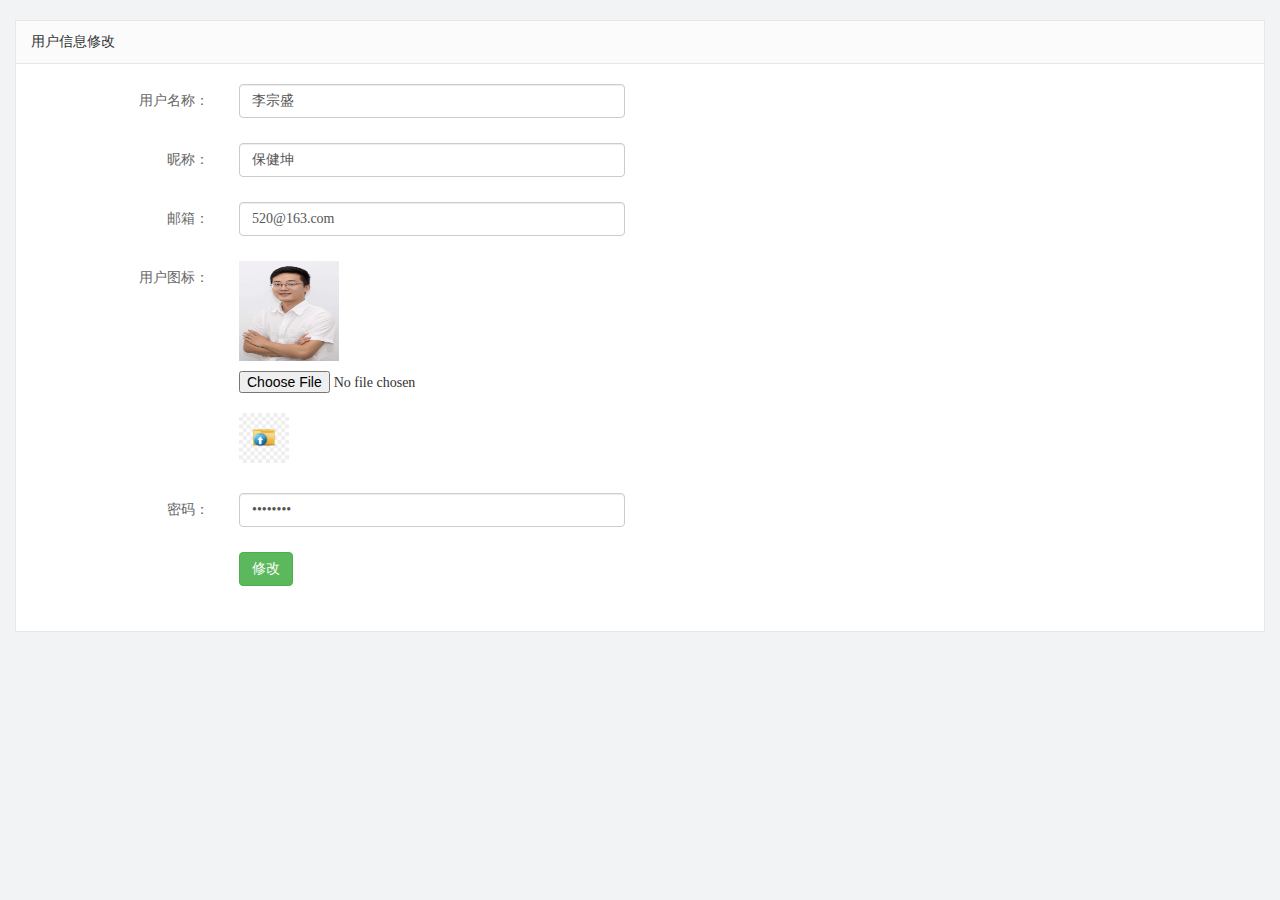
<file: user.html>
<!DOCTYPE html>
<html lang="en">

<head>
    <meta charset="UTF-8">
    <meta name="viewport" content="width=device-width, initial-scale=1.0">
    <meta http-equiv="X-UA-Compatible" content="ie=edge">
    <title>文章列表</title>
    <link rel="stylesheet" href="./libs/bootstrap/css/bootstrap.min.css">
    <link rel="stylesheet" href="css/reset.css">
    <link rel="stylesheet" href="css/iconfont.css">
    <link rel="stylesheet" href="css/main.css">
    <script src="./libs/jquery-1.12.4.min.js"></script>

</head>

<body>
    <div class="container-fluid">
        <div class="common_title">
            用户信息修改
        </div>
        <div class="container-fluid common_con">
            <form class="form-horizontal article_form" id="form">
                <div class="form-group">
                    <label for="inputEmail1" class="col-sm-2 control-label">用户名称：</label>
                    <div class="col-sm-4">
                        <input type="text" name="username" class="form-control username" id="inputEmail1" value="李宗盛">
                    </div>
                </div>
                <div class="form-group">
                    <label for="inputEmail2" class="col-sm-2 control-label">昵称：</label>
                    <div class="col-sm-4">
                        <input type="text" name="nickname" class="form-control nickname" id="inputEmail2" value="保健坤">
                    </div>
                </div>
                <div class="form-group">
                    <label for="inputEmail3" class="col-sm-2 control-label">邮箱：</label>
                    <div class="col-sm-4">
                        <input type="text" name="email" class="form-control email" id="inputEmail3" value="520@163.com">
                    </div>
                </div>

                <div class="form-group">
                    <label for="inputPassword3" class="col-sm-2 control-label">用户图标：</label>
                    <div class="col-sm-10">
                        <img src="images/2.jpg" alt="" class="user_pic">
                        <input style="display: block" name="userPic" type="file" id="exampleInputFile">
                        <!-- 给label标签的for属性赋值,值是input标签的id,那这样的话点击label就相当于点击了input -->
                        <br>
                        <label for="exampleInputFile">
                            <img src="./images/uploads_icon.jpg" style="height: 50px;" alt="">
                        </label>
                    </div>
                </div>

                <div class="form-group">
                    <label for="inputEmail4" class="col-sm-2 control-label">密码：</label>
                    <div class="col-sm-4">
                        <input type="password" name="password" class="form-control password" id="inputEmail4"
                            value="12345678">
                    </div>
                </div>
                <div class="form-group">
                    <div class="col-sm-offset-2 col-sm-10">
                        <button type="submit" class="btn btn-success btn-edit">修改</button>
                    </div>
                </div>
            </form>
        </div>
    </div>
</body>

</html>
</file>
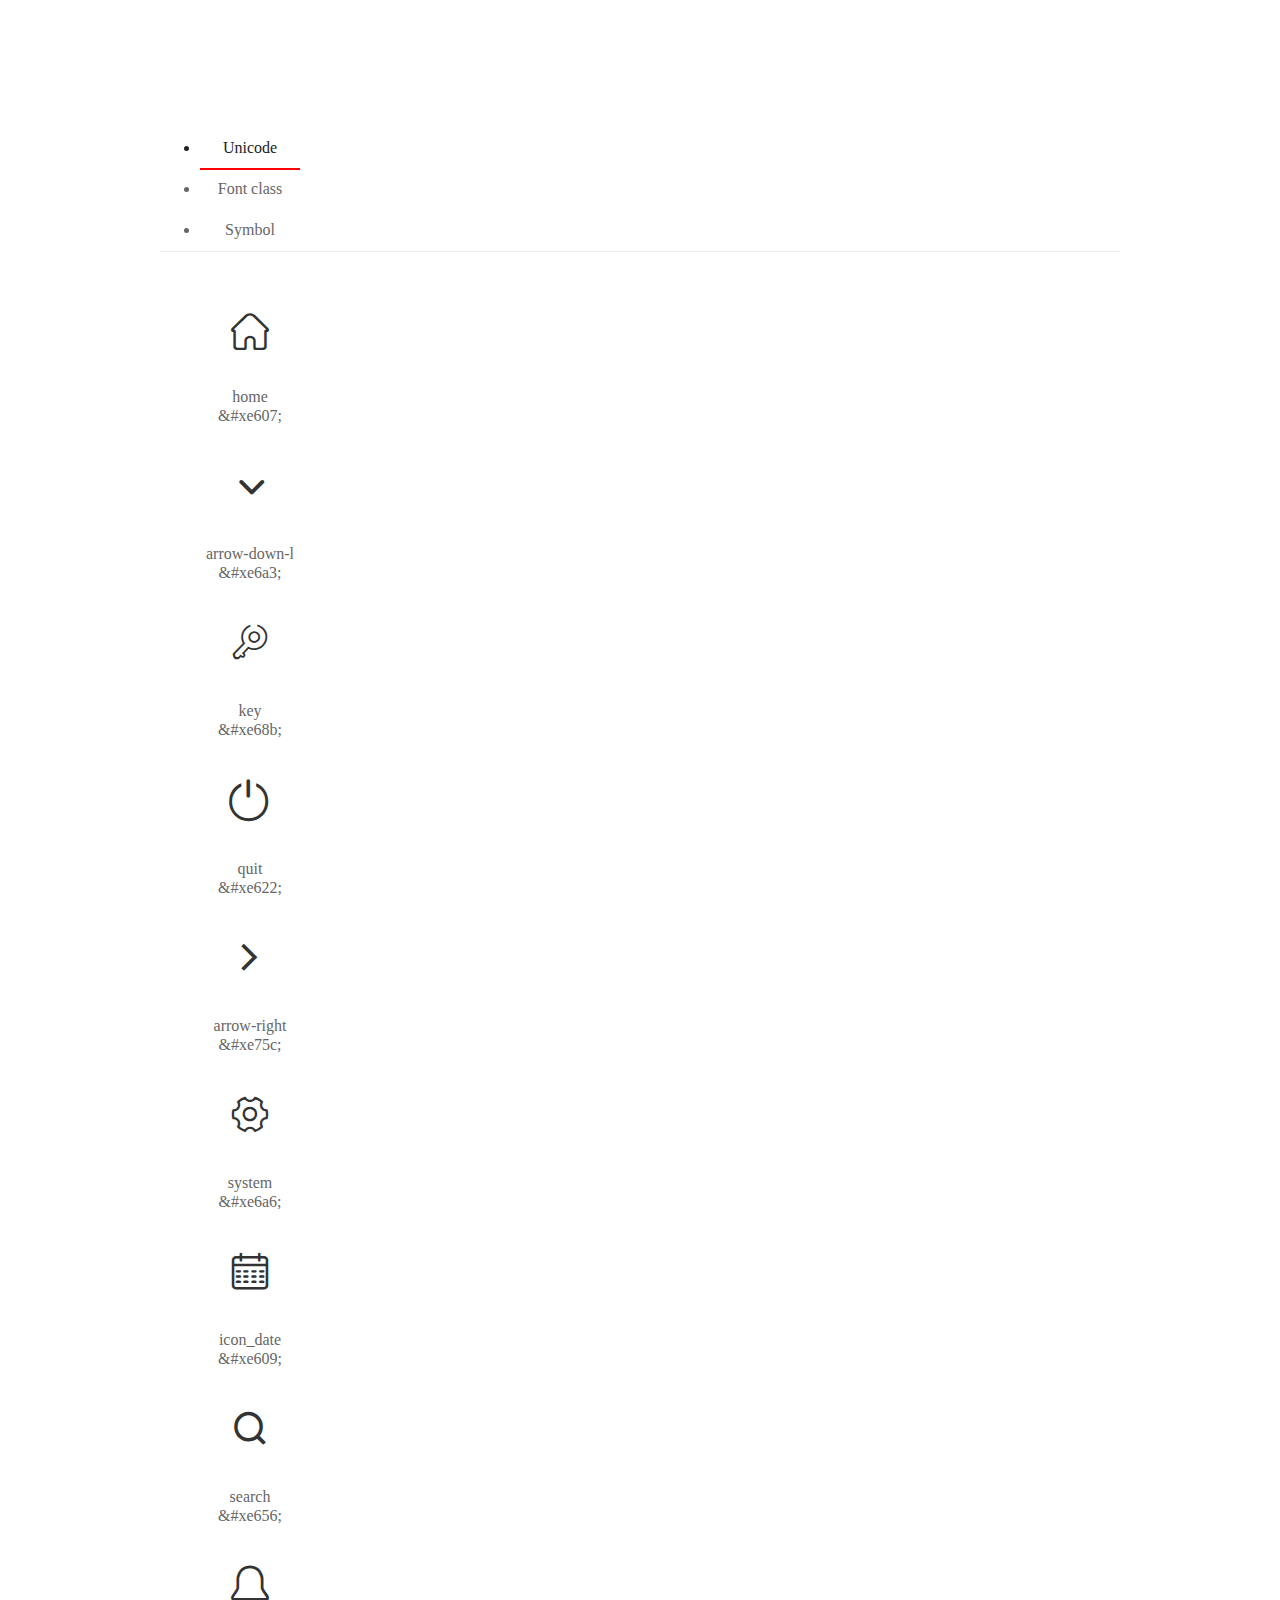
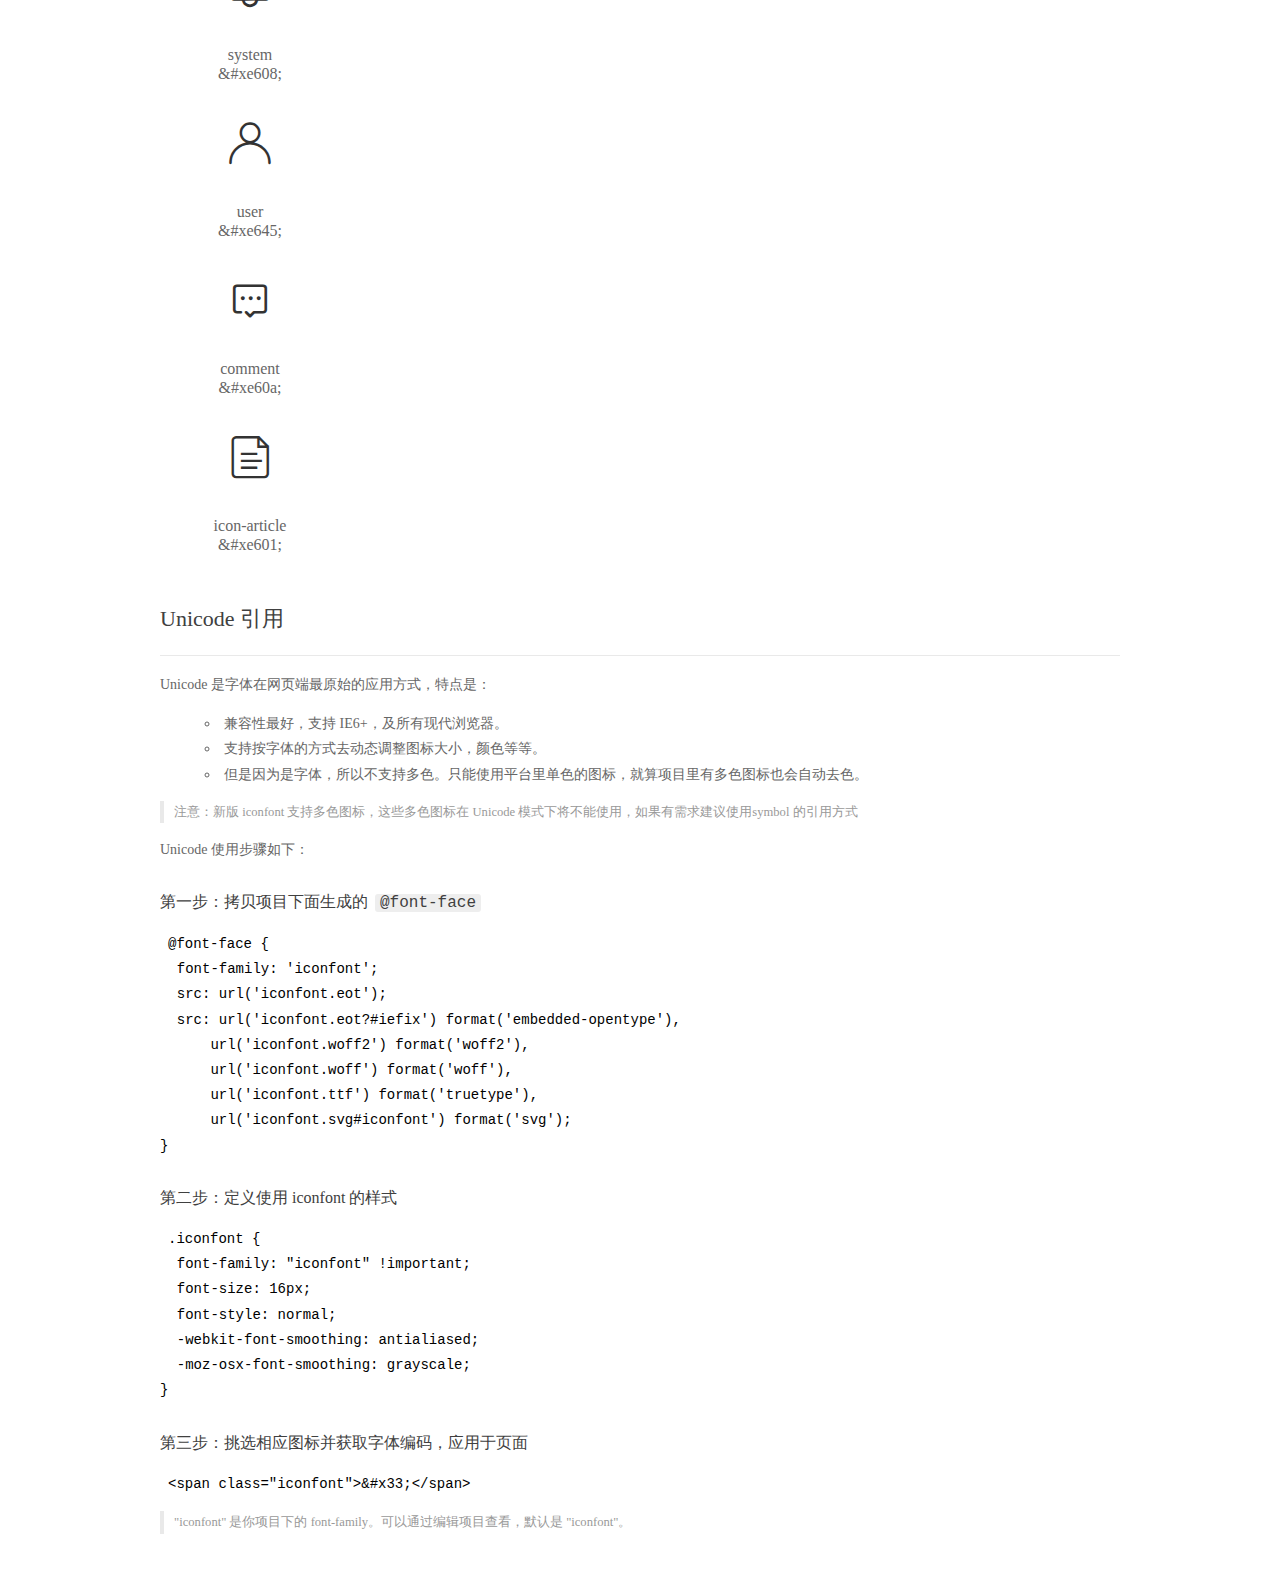
<file: fonts/demo_index.html>
<!DOCTYPE html>
<html>
<head>
  <meta charset="utf-8"/>
  <title>IconFont Demo</title>
  <link rel="shortcut icon" href="https://gtms04.alicdn.com/tps/i4/TB1_oz6GVXXXXaFXpXXJDFnIXXX-64-64.ico" type="image/x-icon"/>
  <link rel="stylesheet" href="https://g.alicdn.com/thx/cube/1.3.2/cube.min.css">
  <link rel="stylesheet" href="demo.css">
  <link rel="stylesheet" href="iconfont.css">
  <script src="iconfont.js"></script>
  <!-- jQuery -->
  <script src="https://a1.alicdn.com/oss/uploads/2018/12/26/7bfddb60-08e8-11e9-9b04-53e73bb6408b.js"></script>
  <!-- 代码高亮 -->
  <script src="https://a1.alicdn.com/oss/uploads/2018/12/26/a3f714d0-08e6-11e9-8a15-ebf944d7534c.js"></script>
</head>
<body>
  <div class="main">
    <h1 class="logo"><a href="https://www.iconfont.cn/" title="iconfont 首页" target="_blank">&#xe86b;</a></h1>
    <div class="nav-tabs">
      <ul id="tabs" class="dib-box">
        <li class="dib active"><span>Unicode</span></li>
        <li class="dib"><span>Font class</span></li>
        <li class="dib"><span>Symbol</span></li>
      </ul>
      
    </div>
    <div class="tab-container">
      <div class="content unicode" style="display: block;">
          <ul class="icon_lists dib-box">
          
            <li class="dib">
              <span class="icon iconfont">&#xe607;</span>
                <div class="name">home</div>
                <div class="code-name">&amp;#xe607;</div>
              </li>
          
            <li class="dib">
              <span class="icon iconfont">&#xe6a3;</span>
                <div class="name">arrow-down-l</div>
                <div class="code-name">&amp;#xe6a3;</div>
              </li>
          
            <li class="dib">
              <span class="icon iconfont">&#xe68b;</span>
                <div class="name">key</div>
                <div class="code-name">&amp;#xe68b;</div>
              </li>
          
            <li class="dib">
              <span class="icon iconfont">&#xe622;</span>
                <div class="name">quit</div>
                <div class="code-name">&amp;#xe622;</div>
              </li>
          
            <li class="dib">
              <span class="icon iconfont">&#xe75c;</span>
                <div class="name">arrow-right</div>
                <div class="code-name">&amp;#xe75c;</div>
              </li>
          
            <li class="dib">
              <span class="icon iconfont">&#xe6a6;</span>
                <div class="name">system</div>
                <div class="code-name">&amp;#xe6a6;</div>
              </li>
          
            <li class="dib">
              <span class="icon iconfont">&#xe609;</span>
                <div class="name">icon_date</div>
                <div class="code-name">&amp;#xe609;</div>
              </li>
          
            <li class="dib">
              <span class="icon iconfont">&#xe656;</span>
                <div class="name">search</div>
                <div class="code-name">&amp;#xe656;</div>
              </li>
          
            <li class="dib">
              <span class="icon iconfont">&#xe608;</span>
                <div class="name">system</div>
                <div class="code-name">&amp;#xe608;</div>
              </li>
          
            <li class="dib">
              <span class="icon iconfont">&#xe645;</span>
                <div class="name">user</div>
                <div class="code-name">&amp;#xe645;</div>
              </li>
          
            <li class="dib">
              <span class="icon iconfont">&#xe60a;</span>
                <div class="name">comment</div>
                <div class="code-name">&amp;#xe60a;</div>
              </li>
          
            <li class="dib">
              <span class="icon iconfont">&#xe601;</span>
                <div class="name">icon-article</div>
                <div class="code-name">&amp;#xe601;</div>
              </li>
          
          </ul>
          <div class="article markdown">
          <h2 id="unicode-">Unicode 引用</h2>
          <hr>

          <p>Unicode 是字体在网页端最原始的应用方式，特点是：</p>
          <ul>
            <li>兼容性最好，支持 IE6+，及所有现代浏览器。</li>
            <li>支持按字体的方式去动态调整图标大小，颜色等等。</li>
            <li>但是因为是字体，所以不支持多色。只能使用平台里单色的图标，就算项目里有多色图标也会自动去色。</li>
          </ul>
          <blockquote>
            <p>注意：新版 iconfont 支持多色图标，这些多色图标在 Unicode 模式下将不能使用，如果有需求建议使用symbol 的引用方式</p>
          </blockquote>
          <p>Unicode 使用步骤如下：</p>
          <h3 id="-font-face">第一步：拷贝项目下面生成的 <code>@font-face</code></h3>
<pre><code class="language-css"
>@font-face {
  font-family: 'iconfont';
  src: url('iconfont.eot');
  src: url('iconfont.eot?#iefix') format('embedded-opentype'),
      url('iconfont.woff2') format('woff2'),
      url('iconfont.woff') format('woff'),
      url('iconfont.ttf') format('truetype'),
      url('iconfont.svg#iconfont') format('svg');
}
</code></pre>
          <h3 id="-iconfont-">第二步：定义使用 iconfont 的样式</h3>
<pre><code class="language-css"
>.iconfont {
  font-family: "iconfont" !important;
  font-size: 16px;
  font-style: normal;
  -webkit-font-smoothing: antialiased;
  -moz-osx-font-smoothing: grayscale;
}
</code></pre>
          <h3 id="-">第三步：挑选相应图标并获取字体编码，应用于页面</h3>
<pre>
<code class="language-html"
>&lt;span class="iconfont"&gt;&amp;#x33;&lt;/span&gt;
</code></pre>
          <blockquote>
            <p>"iconfont" 是你项目下的 font-family。可以通过编辑项目查看，默认是 "iconfont"。</p>
          </blockquote>
          </div>
      </div>
      <div class="content font-class">
        <ul class="icon_lists dib-box">
          
          <li class="dib">
            <span class="icon iconfont icon-yidiandiantubiao04"></span>
            <div class="name">
              home
            </div>
            <div class="code-name">.icon-yidiandiantubiao04
            </div>
          </li>
          
          <li class="dib">
            <span class="icon iconfont icon-arrowdownl"></span>
            <div class="name">
              arrow-down-l
            </div>
            <div class="code-name">.icon-arrowdownl
            </div>
          </li>
          
          <li class="dib">
            <span class="icon iconfont icon-key"></span>
            <div class="name">
              key
            </div>
            <div class="code-name">.icon-key
            </div>
          </li>
          
          <li class="dib">
            <span class="icon iconfont icon-tuichu"></span>
            <div class="name">
              quit
            </div>
            <div class="code-name">.icon-tuichu
            </div>
          </li>
          
          <li class="dib">
            <span class="icon iconfont icon-previewright"></span>
            <div class="name">
              arrow-right
            </div>
            <div class="code-name">.icon-previewright
            </div>
          </li>
          
          <li class="dib">
            <span class="icon iconfont icon-system"></span>
            <div class="name">
              system
            </div>
            <div class="code-name">.icon-system
            </div>
          </li>
          
          <li class="dib">
            <span class="icon iconfont icon-icondate"></span>
            <div class="name">
              icon_date
            </div>
            <div class="code-name">.icon-icondate
            </div>
          </li>
          
          <li class="dib">
            <span class="icon iconfont icon-search"></span>
            <div class="name">
              search
            </div>
            <div class="code-name">.icon-search
            </div>
          </li>
          
          <li class="dib">
            <span class="icon iconfont icon-system1"></span>
            <div class="name">
              system
            </div>
            <div class="code-name">.icon-system1
            </div>
          </li>
          
          <li class="dib">
            <span class="icon iconfont icon-user"></span>
            <div class="name">
              user
            </div>
            <div class="code-name">.icon-user
            </div>
          </li>
          
          <li class="dib">
            <span class="icon iconfont icon-comment"></span>
            <div class="name">
              comment
            </div>
            <div class="code-name">.icon-comment
            </div>
          </li>
          
          <li class="dib">
            <span class="icon iconfont icon-icon-article"></span>
            <div class="name">
              icon-article
            </div>
            <div class="code-name">.icon-icon-article
            </div>
          </li>
          
        </ul>
        <div class="article markdown">
        <h2 id="font-class-">font-class 引用</h2>
        <hr>

        <p>font-class 是 Unicode 使用方式的一种变种，主要是解决 Unicode 书写不直观，语意不明确的问题。</p>
        <p>与 Unicode 使用方式相比，具有如下特点：</p>
        <ul>
          <li>兼容性良好，支持 IE8+，及所有现代浏览器。</li>
          <li>相比于 Unicode 语意明确，书写更直观。可以很容易分辨这个 icon 是什么。</li>
          <li>因为使用 class 来定义图标，所以当要替换图标时，只需要修改 class 里面的 Unicode 引用。</li>
          <li>不过因为本质上还是使用的字体，所以多色图标还是不支持的。</li>
        </ul>
        <p>使用步骤如下：</p>
        <h3 id="-fontclass-">第一步：引入项目下面生成的 fontclass 代码：</h3>
<pre><code class="language-html">&lt;link rel="stylesheet" href="./iconfont.css"&gt;
</code></pre>
        <h3 id="-">第二步：挑选相应图标并获取类名，应用于页面：</h3>
<pre><code class="language-html">&lt;span class="iconfont icon-xxx"&gt;&lt;/span&gt;
</code></pre>
        <blockquote>
          <p>"
            iconfont" 是你项目下的 font-family。可以通过编辑项目查看，默认是 "iconfont"。</p>
        </blockquote>
      </div>
      </div>
      <div class="content symbol">
          <ul class="icon_lists dib-box">
          
            <li class="dib">
                <svg class="icon svg-icon" aria-hidden="true">
                  <use xlink:href="#icon-yidiandiantubiao04"></use>
                </svg>
                <div class="name">home</div>
                <div class="code-name">#icon-yidiandiantubiao04</div>
            </li>
          
            <li class="dib">
                <svg class="icon svg-icon" aria-hidden="true">
                  <use xlink:href="#icon-arrowdownl"></use>
                </svg>
                <div class="name">arrow-down-l</div>
                <div class="code-name">#icon-arrowdownl</div>
            </li>
          
            <li class="dib">
                <svg class="icon svg-icon" aria-hidden="true">
                  <use xlink:href="#icon-key"></use>
                </svg>
                <div class="name">key</div>
                <div class="code-name">#icon-key</div>
            </li>
          
            <li class="dib">
                <svg class="icon svg-icon" aria-hidden="true">
                  <use xlink:href="#icon-tuichu"></use>
                </svg>
                <div class="name">quit</div>
                <div class="code-name">#icon-tuichu</div>
            </li>
          
            <li class="dib">
                <svg class="icon svg-icon" aria-hidden="true">
                  <use xlink:href="#icon-previewright"></use>
                </svg>
                <div class="name">arrow-right</div>
                <div class="code-name">#icon-previewright</div>
            </li>
          
            <li class="dib">
                <svg class="icon svg-icon" aria-hidden="true">
                  <use xlink:href="#icon-system"></use>
                </svg>
                <div class="name">system</div>
                <div class="code-name">#icon-system</div>
            </li>
          
            <li class="dib">
                <svg class="icon svg-icon" aria-hidden="true">
                  <use xlink:href="#icon-icondate"></use>
                </svg>
                <div class="name">icon_date</div>
                <div class="code-name">#icon-icondate</div>
            </li>
          
            <li class="dib">
                <svg class="icon svg-icon" aria-hidden="true">
                  <use xlink:href="#icon-search"></use>
                </svg>
                <div class="name">search</div>
                <div class="code-name">#icon-search</div>
            </li>
          
            <li class="dib">
                <svg class="icon svg-icon" aria-hidden="true">
                  <use xlink:href="#icon-system1"></use>
                </svg>
                <div class="name">system</div>
                <div class="code-name">#icon-system1</div>
            </li>
          
            <li class="dib">
                <svg class="icon svg-icon" aria-hidden="true">
                  <use xlink:href="#icon-user"></use>
                </svg>
                <div class="name">user</div>
                <div class="code-name">#icon-user</div>
            </li>
          
            <li class="dib">
                <svg class="icon svg-icon" aria-hidden="true">
                  <use xlink:href="#icon-comment"></use>
                </svg>
                <div class="name">comment</div>
                <div class="code-name">#icon-comment</div>
            </li>
          
            <li class="dib">
                <svg class="icon svg-icon" aria-hidden="true">
                  <use xlink:href="#icon-icon-article"></use>
                </svg>
                <div class="name">icon-article</div>
                <div class="code-name">#icon-icon-article</div>
            </li>
          
          </ul>
          <div class="article markdown">
          <h2 id="symbol-">Symbol 引用</h2>
          <hr>

          <p>这是一种全新的使用方式，应该说这才是未来的主流，也是平台目前推荐的用法。相关介绍可以参考这篇<a href="">文章</a>
            这种用法其实是做了一个 SVG 的集合，与另外两种相比具有如下特点：</p>
          <ul>
            <li>支持多色图标了，不再受单色限制。</li>
            <li>通过一些技巧，支持像字体那样，通过 <code>font-size</code>, <code>color</code> 来调整样式。</li>
            <li>兼容性较差，支持 IE9+，及现代浏览器。</li>
            <li>浏览器渲染 SVG 的性能一般，还不如 png。</li>
          </ul>
          <p>使用步骤如下：</p>
          <h3 id="-symbol-">第一步：引入项目下面生成的 symbol 代码：</h3>
<pre><code class="language-html">&lt;script src="./iconfont.js"&gt;&lt;/script&gt;
</code></pre>
          <h3 id="-css-">第二步：加入通用 CSS 代码（引入一次就行）：</h3>
<pre><code class="language-html">&lt;style&gt;
.icon {
  width: 1em;
  height: 1em;
  vertical-align: -0.15em;
  fill: currentColor;
  overflow: hidden;
}
&lt;/style&gt;
</code></pre>
          <h3 id="-">第三步：挑选相应图标并获取类名，应用于页面：</h3>
<pre><code class="language-html">&lt;svg class="icon" aria-hidden="true"&gt;
  &lt;use xlink:href="#icon-xxx"&gt;&lt;/use&gt;
&lt;/svg&gt;
</code></pre>
          </div>
      </div>

    </div>
  </div>
  <script>
  $(document).ready(function () {
      $('.tab-container .content:first').show()

      $('#tabs li').click(function (e) {
        var tabContent = $('.tab-container .content')
        var index = $(this).index()

        if ($(this).hasClass('active')) {
          return
        } else {
          $('#tabs li').removeClass('active')
          $(this).addClass('active')

          tabContent.hide().eq(index).fadeIn()
        }
      })
    })
  </script>
</body>
</html>
</file>
<file: css/iconfont.css>
@font-face {font-family: "iconfont";
  src: url('../fonts/iconfont.eot?t=1558003957214'); /* IE9 */
  src: url('../fonts/iconfont.eot?t=1558003957214#iefix') format('embedded-opentype'), /* IE6-IE8 */
  url('[data-uri]') format('woff2'),
  url('../fonts/iconfont.woff?t=1558003957214') format('woff'),
  url('../fonts/iconfont.ttf?t=1558003957214') format('truetype'), /* chrome, firefox, opera, Safari, Android, iOS 4.2+ */
  url('../fonts/iconfont.svg?t=1558003957214#iconfont') format('svg'); /* iOS 4.1- */
}

.iconfont {
  font-family: "iconfont" !important;
  font-size: 16px;
  font-style: normal;
  -webkit-font-smoothing: antialiased;
  -moz-osx-font-smoothing: grayscale;
}

.icon-yidiandiantubiao04:before {
  content: "\e607";
}

.icon-arrowdownl:before {
  content: "\e6a3";
}

.icon-key:before {
  content: "\e68b";
}

.icon-tuichu:before {
  content: "\e622";
}

.icon-previewright:before {
  content: "\e75c";
}

.icon-system:before {
  content: "\e6a6";
}

.icon-icondate:before {
  content: "\e609";
}

.icon-search:before {
  content: "\e656";
}

.icon-system1:before {
  content: "\e608";
}

.icon-user:before {
  content: "\e645";
}

.icon-comment:before {
  content: "\e60a";
}

.icon-icon-article:before {
  content: "\e601";
}
</file>
<file: css/main.css>
body{
    font-family:'MicroSoft YaHei';
    background-color: #f2f3f5;
}
.main_wrap{
    position:fixed;
    width:100%;
    height:100%;
    left:0px;
    top:0px;
    background:url('../images/login_bg.jpg'); 
    background-size:100% 100%; 
  }
.header{
    width:1200px;
    overflow: hidden;
    margin:20px auto 0;
}
.heade .logo{
    float: left;
}
.header .copyright{
    float:right;
    font-size:12px;
    color:#fff;
    text-align:right;
    line-height:20px;
    margin-top:10px;
}
.login_form_con{
    position:absolute;
    left:50%;
    top:50%;
    margin-left:-200px;
    margin-top:-155px;
    width:400px;
    height:310px;
    background-color: #edeff0;
}

.login_form{
    position: relative;
}

.login_form .icon-user{
    position:absolute;
    font-size:16px;
    color:#999;
    left:46px;
    top:12px;
}
.login_form .icon-key{
    position:absolute;
    font-size:18px;
    color:#999;
    left:46px;
    top:78px;
}
.login_title{
    height:60px;
    background:url('../images/login_title.png') center center no-repeat #fff;
}
.input_txt,.input_pass,.input_sub{
    display:block;
    width:334px;
    height:37px;
    padding:0px;
    text-indent:40px;
    border:1px solid #ddd;
    margin:27px auto 0;
    outline:none;
}
.input_sub{
    margin-top:40px;
    height:42px;
    background-color: #19b9e7;
    text-indent:0px;
    font-size:18px;
    color:#fff;
    cursor: pointer;
}
.input_sub:hover{
    background-color: #08a0cc;
}

.sider{
    position:fixed;
    left:0;
    top:0;
    bottom:0;
    width:210px;
    background-color: #323745;
}
.sider .logo{
    display:block;
    height:56px;
    background-color: #242732;
    overflow: hidden;
}
.sider .logo img{
    display:block;
    margin:6px auto 0;
}
.user_info{
    height:79px;
    border-bottom:1px solid #5a5e6b;
}

.user_info img{
    float: left;
    width:40px;
    height:40px;
    border-radius:20px;
    margin:19px 0 0 30px;
}
.user_info span{
    float: left;
    width:120px;
    font-size:12px;
    color:#fff;
    margin:23px 0 0 20px;
}
.user_info b{
    float: left;
    width: 120px;
    font-weight:normal;
    font-size:12px;
    color:#adafb5;
    margin:2px 0 0 20px;
}

.menu .level01{
    height:50px;
    line-height:50px;
}
.menu .level01 a{
    display:block;
    height:50px;
    font-size:12px;
    color:#adafb5;
    overflow: hidden;
}
.menu .level01.active a{
    background-color: #1378f0;
    color:#fff;
}
.menu .level01.active i{
    color:#fff;
}

.menu .level01 a:hover{
    background-color: #1378f0;
    color:#fff;
}
.menu .level01 a:hover i{
    color:#fff;
}
.menu .level01 i{
    color:#61646f;
    font-size:22px;
    float: left;
    margin-left:26px;
}
.menu .level01 span{
    float: left;
    margin-left:10px;
}
.menu .level01 b{
    float: right;
    margin-right:20px;
    font-weight:normal;
    transform:rotate(90deg);
    transition:all 500ms cubic-bezier(0.25, 0.1, 0.4, 1.56);
}

.menu .level01 .rotate0{
    transform:rotate(0deg);
}

.menu .level02{
    background: #242732;
    display:none;
}


.menu .level02 li{
    height:40px;
    line-height:40px;
}
.menu .level02 li a{
    display:block;
    height:40px;
    font-size:12px;
    color:#adafb5;
    overflow: hidden;
}

.menu .level02 li a:hover{
    background-color: #1378f0;
    color:#fff;
}

.menu .level02 li i{
    font-size:12px;
    float: left;
    margin-left:60px;
}
.menu .level02 li span{
    font-size:12px;
    float: left;
    margin-left:5px;
}

.menu .level02 .active a{
    color:#ffae00;
}

.header_bar{
    position:fixed;
    left:210px;
    right:0;
    top:0;
    height:56px;
    background-color: #fff;
}

.main{
    position:fixed;
    left:210px;
    top:56px;
    right:0;
    bottom:0;
    background-color: #f2f3f5;
}

.search_form{
    width:218px;
    height:33px;
    border:1px solid #ddd;
    background-color: #f2f3f5;
    border-radius:16px;
    float: left;
    margin:12px 0 0 27px;
}

.search_form input{
    padding:0px;
    margin:0px;
    border:0px;
    float: left;
    background-color: #f2f3f5;
    font-size:12px;
    width:175px;
    height:31px;
    margin-left:12px;
    outline:none;
   
}

.search_form .icon-search{
    line-height:33px;
    cursor: pointer;
    font-size:18px;
    color:#abaebb;
}
.user_center_link{
    float:right;

}
.user_center_link a{
    line-height:56px;
    font-size:12px;
    color:#999;
    margin-right:15px;
}
.user_center_link a:hover{
    color:#ffae00
}

.user_center_link img{
    width:42px;
    height:42px;
    border-radius:32px;
    margin-right:10px;
}

.spannel_list{
    margin-top:20px;
}

.spannel{
	height:100px;
	overflow:hidden;
	text-align:center;
    position:relative;
    background-color: #fff;
    border:1px solid #e7e7e9;
    margin-bottom:20px;
}

.spannel em{
    font-style:normal;
	font-size:50px;
	line-height:50px;
	display:inline-block;
	margin:10px 0 0 20px;
	font-family:'Arial';
	color:#83a2ed;
}

.spannel span{
	font-size:14px;
	display:inline-block;
	color:#83a2ed;
	margin-left:10px;
}

.spannel b{
	position:absolute;
	left:0;
	bottom:0;
	width:100%;
	line-height:24px;
	background:#e5e5e5;
	color:#333;
	font-size:14px;
	font-weight:normal;
}

.scolor01 em,.scolor01 span{
	color:#6ac6e2;
}

.scolor02 em,.scolor02 span{
	color:#5fd9de;
}

.scolor03 em,.scolor03 span{
	color:#58d88e;
}


.gragh_pannel{
    height:350px;
    border:1px solid #e7e7e9;
    background-color: #fff!important; 
    margin-bottom:20px;  
}

.column_pannel{
    margin-bottom:20px;
    height:400px;
    border:1px solid #e7e7e9;
    background-color: #fff!important;   
}

.common_title{
    line-height:42px;
    background-color: #fbfbfb;
    border:1px solid #e7e7e9;
    margin-top:20px;
    text-indent: 15px;
    font-size:14px;
    color:#333;
}

.common_con{
    border:1px solid #e7e7e9;
    border-top:0px;
    background-color: #fff;
    padding-bottom:20px;
    margin-bottom:20px;
}
.opt_btns{
    margin-top:20px;
}

.mp20{
    margin-top:20px;
}

.pagination{   
   margin:0;
}

.article_form{
    margin-top:20px;
}

.form-group{
    margin-bottom:25px;
}

.form-group label{
    font-weight:normal;
    color:#666;
}

.icon-icondate{
    line-height:16px;
}

.user_pic{
    width:100px;
    height:100px;
    margin-bottom:10px;
}

.article_cover{
    width:200px;
    height:200px;
    margin-bottom:10px;
}
</file>
<file: fonts/demo.css>
/* Logo 字体 */
@font-face {
  font-family: "iconfont logo";
  src: url('https://at.alicdn.com/t/font_985780_km7mi63cihi.eot?t=1545807318834');
  src: url('https://at.alicdn.com/t/font_985780_km7mi63cihi.eot?t=1545807318834#iefix') format('embedded-opentype'),
    url('https://at.alicdn.com/t/font_985780_km7mi63cihi.woff?t=1545807318834') format('woff'),
    url('https://at.alicdn.com/t/font_985780_km7mi63cihi.ttf?t=1545807318834') format('truetype'),
    url('https://at.alicdn.com/t/font_985780_km7mi63cihi.svg?t=1545807318834#iconfont') format('svg');
}

.logo {
  font-family: "iconfont logo";
  font-size: 160px;
  font-style: normal;
  -webkit-font-smoothing: antialiased;
  -moz-osx-font-smoothing: grayscale;
}

/* tabs */
.nav-tabs {
  position: relative;
}

.nav-tabs .nav-more {
  position: absolute;
  right: 0;
  bottom: 0;
  height: 42px;
  line-height: 42px;
  color: #666;
}

#tabs {
  border-bottom: 1px solid #eee;
}

#tabs li {
  cursor: pointer;
  width: 100px;
  height: 40px;
  line-height: 40px;
  text-align: center;
  font-size: 16px;
  border-bottom: 2px solid transparent;
  position: relative;
  z-index: 1;
  margin-bottom: -1px;
  color: #666;
}


#tabs .active {
  border-bottom-color: #f00;
  color: #222;
}

.tab-container .content {
  display: none;
}

/* 页面布局 */
.main {
  padding: 30px 100px;
  width: 960px;
  margin: 0 auto;
}

.main .logo {
  color: #333;
  text-align: left;
  margin-bottom: 30px;
  line-height: 1;
  height: 110px;
  margin-top: -50px;
  overflow: hidden;
  *zoom: 1;
}

.main .logo a {
  font-size: 160px;
  color: #333;
}

.helps {
  margin-top: 40px;
}

.helps pre {
  padding: 20px;
  margin: 10px 0;
  border: solid 1px #e7e1cd;
  background-color: #fffdef;
  overflow: auto;
}

.icon_lists {
  width: 100% !important;
  overflow: hidden;
  *zoom: 1;
}

.icon_lists li {
  width: 100px;
  margin-bottom: 10px;
  margin-right: 20px;
  text-align: center;
  list-style: none !important;
  cursor: default;
}

.icon_lists li .code-name {
  line-height: 1.2;
}

.icon_lists .icon {
  display: block;
  height: 100px;
  line-height: 100px;
  font-size: 42px;
  margin: 10px auto;
  color: #333;
  -webkit-transition: font-size 0.25s linear, width 0.25s linear;
  -moz-transition: font-size 0.25s linear, width 0.25s linear;
  transition: font-size 0.25s linear, width 0.25s linear;
}

.icon_lists .icon:hover {
  font-size: 100px;
}

.icon_lists .svg-icon {
  /* 通过设置 font-size 来改变图标大小 */
  width: 1em;
  /* 图标和文字相邻时，垂直对齐 */
  vertical-align: -0.15em;
  /* 通过设置 color 来改变 SVG 的颜色/fill */
  fill: currentColor;
  /* path 和 stroke 溢出 viewBox 部分在 IE 下会显示
      normalize.css 中也包含这行 */
  overflow: hidden;
}

.icon_lists li .name,
.icon_lists li .code-name {
  color: #666;
}

/* markdown 样式 */
.markdown {
  color: #666;
  font-size: 14px;
  line-height: 1.8;
}

.highlight {
  line-height: 1.5;
}

.markdown img {
  vertical-align: middle;
  max-width: 100%;
}

.markdown h1 {
  color: #404040;
  font-weight: 500;
  line-height: 40px;
  margin-bottom: 24px;
}

.markdown h2,
.markdown h3,
.markdown h4,
.markdown h5,
.markdown h6 {
  color: #404040;
  margin: 1.6em 0 0.6em 0;
  font-weight: 500;
  clear: both;
}

.markdown h1 {
  font-size: 28px;
}

.markdown h2 {
  font-size: 22px;
}

.markdown h3 {
  font-size: 16px;
}

.markdown h4 {
  font-size: 14px;
}

.markdown h5 {
  font-size: 12px;
}

.markdown h6 {
  font-size: 12px;
}

.markdown hr {
  height: 1px;
  border: 0;
  background: #e9e9e9;
  margin: 16px 0;
  clear: both;
}

.markdown p {
  margin: 1em 0;
}

.markdown>p,
.markdown>blockquote,
.markdown>.highlight,
.markdown>ol,
.markdown>ul {
  width: 80%;
}

.markdown ul>li {
  list-style: circle;
}

.markdown>ul li,
.markdown blockquote ul>li {
  margin-left: 20px;
  padding-left: 4px;
}

.markdown>ul li p,
.markdown>ol li p {
  margin: 0.6em 0;
}

.markdown ol>li {
  list-style: decimal;
}

.markdown>ol li,
.markdown blockquote ol>li {
  margin-left: 20px;
  padding-left: 4px;
}

.markdown code {
  margin: 0 3px;
  padding: 0 5px;
  background: #eee;
  border-radius: 3px;
}

.markdown strong,
.markdown b {
  font-weight: 600;
}

.markdown>table {
  border-collapse: collapse;
  border-spacing: 0px;
  empty-cells: show;
  border: 1px solid #e9e9e9;
  width: 95%;
  margin-bottom: 24px;
}

.markdown>table th {
  white-space: nowrap;
  color: #333;
  font-weight: 600;
}

.markdown>table th,
.markdown>table td {
  border: 1px solid #e9e9e9;
  padding: 8px 16px;
  text-align: left;
}

.markdown>table th {
  background: #F7F7F7;
}

.markdown blockquote {
  font-size: 90%;
  color: #999;
  border-left: 4px solid #e9e9e9;
  padding-left: 0.8em;
  margin: 1em 0;
}

.markdown blockquote p {
  margin: 0;
}

.markdown .anchor {
  opacity: 0;
  transition: opacity 0.3s ease;
  margin-left: 8px;
}

.markdown .waiting {
  color: #ccc;
}

.markdown h1:hover .anchor,
.markdown h2:hover .anchor,
.markdown h3:hover .anchor,
.markdown h4:hover .anchor,
.markdown h5:hover .anchor,
.markdown h6:hover .anchor {
  opacity: 1;
  display: inline-block;
}

.markdown>br,
.markdown>p>br {
  clear: both;
}


.hljs {
  display: block;
  background: white;
  padding: 0.5em;
  color: #333333;
  overflow-x: auto;
}

.hljs-comment,
.hljs-meta {
  color: #969896;
}

.hljs-string,
.hljs-variable,
.hljs-template-variable,
.hljs-strong,
.hljs-emphasis,
.hljs-quote {
  color: #df5000;
}

.hljs-keyword,
.hljs-selector-tag,
.hljs-type {
  color: #a71d5d;
}

.hljs-literal,
.hljs-symbol,
.hljs-bullet,
.hljs-attribute {
  color: #0086b3;
}

.hljs-section,
.hljs-name {
  color: #63a35c;
}

.hljs-tag {
  color: #333333;
}

.hljs-title,
.hljs-attr,
.hljs-selector-id,
.hljs-selector-class,
.hljs-selector-attr,
.hljs-selector-pseudo {
  color: #795da3;
}

.hljs-addition {
  color: #55a532;
  background-color: #eaffea;
}

.hljs-deletion {
  color: #bd2c00;
  background-color: #ffecec;
}

.hljs-link {
  text-decoration: underline;
}

/* 代码高亮 */
/* PrismJS 1.15.0
https://prismjs.com/download.html#themes=prism&languages=markup+css+clike+javascript */
/**
 * prism.js default theme for JavaScript, CSS and HTML
 * Based on dabblet (http://dabblet.com)
 * @author Lea Verou
 */
code[class*="language-"],
pre[class*="language-"] {
  color: black;
  background: none;
  text-shadow: 0 1px white;
  font-family: Consolas, Monaco, 'Andale Mono', 'Ubuntu Mono', monospace;
  text-align: left;
  white-space: pre;
  word-spacing: normal;
  word-break: normal;
  word-wrap: normal;
  line-height: 1.5;

  -moz-tab-size: 4;
  -o-tab-size: 4;
  tab-size: 4;

  -webkit-hyphens: none;
  -moz-hyphens: none;
  -ms-hyphens: none;
  hyphens: none;
}

pre[class*="language-"]::-moz-selection,
pre[class*="language-"] ::-moz-selection,
code[class*="language-"]::-moz-selection,
code[class*="language-"] ::-moz-selection {
  text-shadow: none;
  background: #b3d4fc;
}

pre[class*="language-"]::selection,
pre[class*="language-"] ::selection,
code[class*="language-"]::selection,
code[class*="language-"] ::selection {
  text-shadow: none;
  background: #b3d4fc;
}

@media print {

  code[class*="language-"],
  pre[class*="language-"] {
    text-shadow: none;
  }
}

/* Code blocks */
pre[class*="language-"] {
  padding: 1em;
  margin: .5em 0;
  overflow: auto;
}

:not(pre)>code[class*="language-"],
pre[class*="language-"] {
  background: #f5f2f0;
}

/* Inline code */
:not(pre)>code[class*="language-"] {
  padding: .1em;
  border-radius: .3em;
  white-space: normal;
}

.token.comment,
.token.prolog,
.token.doctype,
.token.cdata {
  color: slategray;
}

.token.punctuation {
  color: #999;
}

.namespace {
  opacity: .7;
}

.token.property,
.token.tag,
.token.boolean,
.token.number,
.token.constant,
.token.symbol,
.token.deleted {
  color: #905;
}

.token.selector,
.token.attr-name,
.token.string,
.token.char,
.token.builtin,
.token.inserted {
  color: #690;
}

.token.operator,
.token.entity,
.token.url,
.language-css .token.string,
.style .token.string {
  color: #9a6e3a;
  background: hsla(0, 0%, 100%, .5);
}

.token.atrule,
.token.attr-value,
.token.keyword {
  color: #07a;
}

.token.function,
.token.class-name {
  color: #DD4A68;
}

.token.regex,
.token.important,
.token.variable {
  color: #e90;
}

.token.important,
.token.bold {
  font-weight: bold;
}

.token.italic {
  font-style: italic;
}

.token.entity {
  cursor: help;
}
</file>
<file: fonts/iconfont.css>
@font-face {font-family: "iconfont";
  src: url('iconfont.eot?t=1558003957214'); /* IE9 */
  src: url('iconfont.eot?t=1558003957214#iefix') format('embedded-opentype'), /* IE6-IE8 */
  url('[data-uri]') format('woff2'),
  url('iconfont.woff?t=1558003957214') format('woff'),
  url('iconfont.ttf?t=1558003957214') format('truetype'), /* chrome, firefox, opera, Safari, Android, iOS 4.2+ */
  url('iconfont.svg?t=1558003957214#iconfont') format('svg'); /* iOS 4.1- */
}

.iconfont {
  font-family: "iconfont" !important;
  font-size: 16px;
  font-style: normal;
  -webkit-font-smoothing: antialiased;
  -moz-osx-font-smoothing: grayscale;
}

.icon-yidiandiantubiao04:before {
  content: "\e607";
}

.icon-arrowdownl:before {
  content: "\e6a3";
}

.icon-key:before {
  content: "\e68b";
}

.icon-tuichu:before {
  content: "\e622";
}

.icon-previewright:before {
  content: "\e75c";
}

.icon-system:before {
  content: "\e6a6";
}

.icon-icondate:before {
  content: "\e609";
}

.icon-search:before {
  content: "\e656";
}

.icon-system1:before {
  content: "\e608";
}

.icon-user:before {
  content: "\e645";
}

.icon-comment:before {
  content: "\e60a";
}

.icon-icon-article:before {
  content: "\e601";
}
</file>
